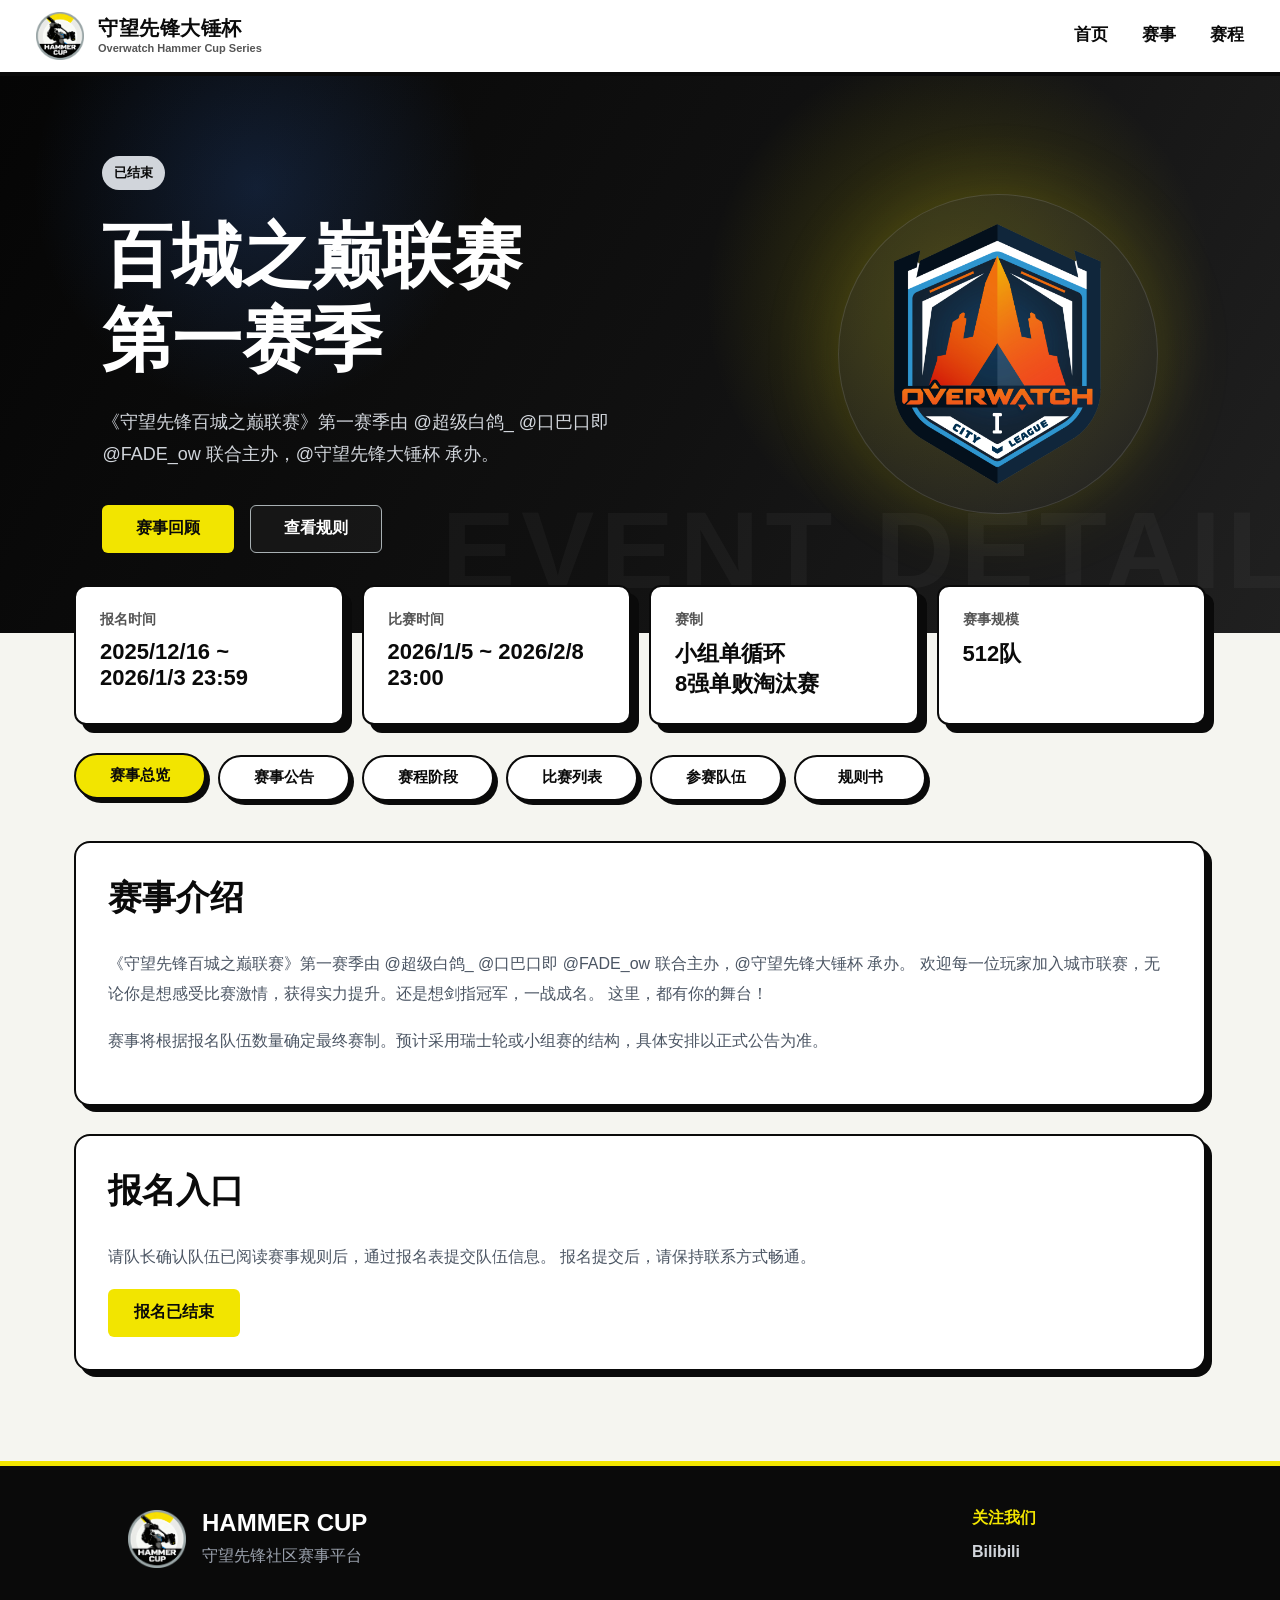
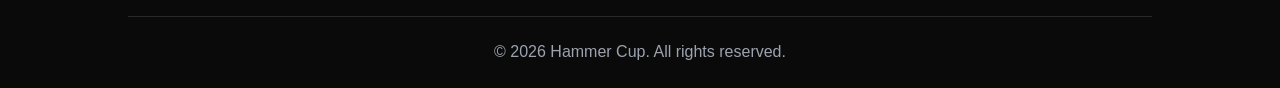
<file: event-cityleague1.html>
<!DOCTYPE html>
<html lang="zh-CN">
<head>
  <meta charset="UTF-8" />
  <meta name="viewport" content="width=device-width, initial-scale=1.0" />
  <title>百城之巅联赛第一赛季</title>
  <link rel="stylesheet" href="style.css" />
  <link rel="stylesheet" href="participants.css" />
</head>
<body data-event-id="city-league-s1">

  <!-- 顶部导航栏 -->
    <header class="navbar">
    <div class="nav-left">
      <img src="Hammer Cup 2025 allmode.png" alt="Hammer Cup Logo" class="nav-logo" />
      <div class="brand-text">
        <span class="brand-main">守望先锋大锤杯</span>
        <span class="brand-sub">Overwatch Hammer Cup Series</span>
      </div>
    </div>

    <nav class="nav-menu">
      <a href="index.html">首页</a>
      <a href="events.html">赛事</a>
      <a href="schedule.html">赛程</a>
    </nav>
  </header>

  <section class="event-detail-hero">
    <div class="event-detail-content">
      <span class="page-tag ended">已结束</span>
      <h1>百城之巅联赛<br>第一赛季</h1>
      <p>
        《守望先锋百城之巅联赛》第一赛季由 @超级白鸽_ @口巴口即 @FADE_ow 联合主办，@守望先锋大锤杯 承办。
      </p>

      <div class="hero-actions">
        <a href="#schedule" class="btn btn-primary">赛事回顾</a>
        <a href="#rules" class="btn btn-secondary">查看规则</a>
      </div>
    </div>

    <div class="event-detail-logo">
      <img src="City League.png" alt="City League Logo" />
    </div>
  </section>

  <section class="event-detail-info">
    <div>
      <span>报名时间</span>
      <strong>2025/12/16 ~ 2026/1/3 23:59</strong>
    </div>
    <div>
      <span>比赛时间</span>
      <strong>2026/1/5 ~ 2026/2/8 23:00</strong>
    </div>
    <div>
      <span>赛制</span>
      <strong>小组单循环<br>8强单败淘汰赛</strong>
    </div>
    <div>
      <span>赛事规模</span>
      <strong>512队</strong>
    </div>
  </section>

  <nav class="event-tabs" data-event-tabs>
    <button class="event-tab active" type="button" data-tab-target="overview">赛事总览</button>
    <button class="event-tab" type="button" data-tab-target="announcement">赛事公告</button>
    <button class="event-tab" type="button" data-tab-target="stages">赛程阶段</button>
    <button class="event-tab" type="button" data-tab-target="matches">比赛列表</button>
    <button class="event-tab" type="button" data-tab-target="participants">参赛队伍</button>
    <button class="event-tab" type="button" data-tab-target="rules">规则书</button>
  </nav>

  <main class="event-detail-layout event-tabbed-layout">
    <section class="event-detail-main">

      <section id="stages" class="event-section bracket-section event-tab-panel" data-tab-panel="stages">
        <div class="section-heading simple-bracket-heading">
          <h2>淘汰赛对阵</h2>
        </div>

        <div class="bracket-scroll">
          <div class="bracket-board" data-bracket-board></div>
        </div>
      </section>

      <section id="overview" class="event-section event-tab-panel is-active" data-tab-panel="overview">
        <h2>赛事介绍</h2>
        <p>
          《守望先锋百城之巅联赛》第一赛季由 @超级白鸽_ @口巴口即 @FADE_ow 联合主办，@守望先锋大锤杯 承办。
          欢迎每一位玩家加入城市联赛，无论你是想感受比赛激情，获得实力提升。还是想剑指冠军，一战成名。
          这里，都有你的舞台！
        </p>
        <p>
          赛事将根据报名队伍数量确定最终赛制。预计采用瑞士轮或小组赛的结构，具体安排以正式公告为准。
        </p>
      </section>

      <section id="matches" class="event-section event-tab-panel" data-tab-panel="matches">
        <h2>赛程安排</h2>
        <div class="schedule-list compact" data-event-matches></div>
      </section>

      <section id="participants" class="event-section event-tab-panel" data-tab-panel="participants">
        <h2>参赛队伍</h2>

        <div class="mini-team-grid participant-team-grid" data-event-participants></div>
      </section>

      <section id="rules" class="event-section event-tab-panel" data-tab-panel="rules">
        <h2>赛事规则</h2>

        <div class="rule-block">
          <h3>一、报名与名单</h3>
          <p>
            队伍须由队长统一提交报名信息。报名信息应真实有效，选手 ID、联系方式与名单提交后，如需修改，须在规定时间内联系赛事组委会。
          </p>
        </div>

        <div class="rule-block">
          <h3>二、比赛赛制</h3>
          <p>
            赛事初步采用小组赛加淘汰赛形式。小组赛阶段通常采用 BO3，淘汰赛阶段采用 8 强单败赛制，八强赛与半决赛为 BO5，总决赛为 BO7，并设置季军赛。
          </p>
        </div>

        <div class="rule-block">
          <h3>三、公平竞赛</h3>
          <p>
            严禁外挂、代打、恶意利用 BUG、消极比赛、恶意辱骂等影响赛事公平与社区环境的行为。
          </p>
        </div>
      </section>

      <section id="rules" class="event-section event-tab-panel" data-tab-panel="announcement">
        <h2>赛事公告</h2>

        <div class="event-news-list" data-event-news-list>  

          <article class="news-card compact-news">
          <span class="news-date">2026.2.8</span>
          <h3>【百城之巅】全国总冠军----温州p6r</h3>
          <p>⚔️ 冠军加冕，温州的荣耀！ ⚔️<br>
          恭喜温州p6r战队，以无可争议的实力，问鼎冠军！战术、操作、意志，我们就是顶峰！下一站，迎接更多挑战！</p>
          </article>

          <article class="news-card compact-news">
          <span class="news-date">2026.2.4</span>
          <h3>全国八强赛公布！</h3>
          <p>2月6日六点钟准时打响第一场比赛！全国冠军将会在这周末内揭晓！<br><br>
          届时也有以下三位解说嘉宾陪伴大家共度美妙比赛夜：<br>
          @超级白鸽_​ @解说小逗​ @o0阳小龙0o​<br><br>
          点击下方直播预约！可以参与由@沙尔曼_ow​ 赞助的战令抽奖！<br><br>
          原定解说嘉宾LIGE因为部分原因无法到场，希望大家谅解！</p>
          </article>

          <article class="news-card compact-news">
            <span class="news-date">2026.1.28</span>
            <h3>【百城之巅】全国赛赛程与解说嘉宾公布！</h3>
            <p>本周周末（1月30日-2月1日）每晚六点将打响全国赛小组赛阶段！<br>
            下周周末（2月6日-2月8日）每晚六点将打响全国赛淘汰赛阶段！<br><br>
            四大赛区，三百多支队伍，两千多名报名选手，角逐整整一月诞生而出的十六支全国赛战队已经蓄势待发，随时准备打响新一轮战斗！<br><br>
            全国赛期间也将为大家邀请到以下四位解说嘉宾共度美妙比赛夜！<br>
            @超级白鸽_​ @陈昭宇Sio​ @o0阳小龙0o​ @OA-LiGe​<br>
            并且将在直播间为大家抽取KOOK、守望先锋虚拟道具，雷柏鼠标、鼠标垫等产品！<br>
            大家敬请期待~</p>
          </article>

          <article class="news-card compact-news collapsible-news">
            <span class="news-date">2026.1.10</span>
            <h3>处罚公告4</h3>

            <div class="news-content">
              <p>关于对参赛选手【宝宝#59288】及所属队伍【连云港沧澜队】处罚决定的公告<br><br>
              致全体《百城之巅》参赛选手与关注者：<br><br>
              为捍卫赛事绝对公平的竞技原则，维护所有参赛者的共同权益，赛事组现就一起已确认的严重违规行为及处罚决定，向全体公示如下：<br><br>

              一、违规事实确认与处罚决定<br>
              经赛事组核查，参赛选手【宝宝#59288】（昵称：橙子）存在明确违规行为。赛事组已获取由官方发出的正式处理邮件，其中明确指出：<br>
              “经过审查，我们发现该账号在游戏过程中开启或使用了未经授权的第三方程序……此行为已经违反《客户端/服务器使用管理规则》。处理措施：账号永久冻结。”<br>
              该邮件内容构成对作弊行为的官方正式认定，证据确凿。<br><br>

              据此，依据《百城之巅赛事规则书》中6.3作弊举报细则，赛事组委会作出最终裁定：<br><br>
              取消选手【宝宝#59288】（橙子）的参赛资格，永久禁止其参与《百城之巅》系列赛事，直至该账号解封为止。<br><br>
              对该选手所属的整支队伍【连云港沧澜队】，执行禁赛处罚。禁赛期将持续至该选手被永久冻结的账号获得官方解封为止。在禁赛期间，该队伍不得以任何形式参加本届赛事后续所有赛程。<br><br>

              二、关于“全队禁赛”处罚依据的说明<br>
              本次处罚与规则书条款完全一致，其核心依据在于：违规性质的严重性与证据的确定性。<br><br>
              性质严重：使用外挂作弊，是破坏竞技游戏根基、践踏所有参赛者努力的最恶劣行为，没有酌情余地。<br><br>
              证据确凿：本次判罚并非基于单方面举报或存疑状态，而是获得了游戏运营方（网易雷火）的官方最终裁定（永久冻结），其结论具备最高权威性，完全满足规则中“被证实”的前提。<br>
              赛事规则中“全队禁赛”的条款，正是为了严惩此类经过确认的、严重破坏公平的恶意行为，以儆效尤，从重维护赛事环境的纯净。<br><br>

              我们深信，公正与诚信是电竞精神的基石。感谢所有恪守规则的参赛队伍共同维护这片来之不易的竞技环境。让我们携手，让比赛结果完全取决于实力与智慧。<br><br>

              《百城之巅》赛事组委会</p>
            </div>

            <button class="news-toggle-btn" type="button" data-toggle-single-news>
              展开全文
            </button>
          </article>

          <article class="news-card compact-news collapsible-news">
            <span class="news-date">2026.1.10</span>
            <h3>处理公告3</h3>

            <div class="news-content">
              <p>关于对【成都耗儿鱼队】选手确认作弊及全队禁赛的最终处罚公告<br><br>
              致全体《百城之巅》参赛选手与关注者：<br>
              天网恢恢，疏而不漏。任何意图玷污竞技公平、践踏所有参赛者努力的行为，无论其如何隐匿与叫嚣，终将在事实与规则面前无所遁形，并招致最严厉的制裁。赛事组委会现就此前已启动调查的严重作弊事件，公布最终裁定。<br><br>
              一、 最终事实确认与性质定性<br>
              针对涉嫌严重违规的参赛队伍【成都耗儿鱼队】及选手 【總之就係非常可愛#5344】 ，赛事组已收到游戏官方（网易雷火）出具的最终邮件审查结论。官方邮件明确指出：<br>
              “经过审查，我们发现该账号在游戏过程中开启或使用了未经授权的第三方程序（外挂）……此行为已违反用户协议。处理措施：账号永久冻结。”<br>
              此邮件是对该选手作弊行为的最终且权威的认定。<br>
              尤为恶劣的是，在事件调查期间，有确凿证据表明，该选手不仅实施作弊，更在外挂相关社群中公然发表 “我杀完了都不知道我开没开”、 “你就看这些脑残有几个看得懂外挂的” 等嚣张言论。此举已非简单的违规，更是对竞技精神的公然蔑视、对全体参赛者及赛事组织方的极端挑衅。<br><br>
              二、 事实说明与最终处罚决定<br>
              在此，赛事组需向全体说明一个关键事实：尽管该队存在选手使用外挂，但其队伍在赛事第一轮比赛中已被对手零封击败。因此，其作弊行为并未能改变比赛进程。<br>
              然而，作弊事实的成立与否，与作弊行为是否成功影响了赛果无关。 基于上述经官方确认的作弊事实及其挑衅言论的恶劣情节，依据《百城之巅赛事规则书》中6.3作弊举报细则，赛事组委会作出最终不可更改的处罚如下：<br>
              对选手【總之就係非常可愛#5344】的处罚：永久取消其《百城之巅》系列赛事参赛资格，列入赛事黑名单。<br>
              对【成都耗儿鱼队】的处罚：即日起，取消该队伍本届赛事全部参赛资格，并予以全队禁赛。禁赛期将持续至该名被永久冻结的作弊选手账号获得官方解封之日为止。禁赛期间，该队伍不得以任何形式（包括更换队员）参加本赛事。<br><br>
              三、 赛事组严正声明与警示<br>
              “结果未遂”不等于“行为无罪”：本次事件再次明确传递一个铁则——赛事对作弊的打击，针对的是“作弊行为”本身，而非仅看其是否“获益”。任何启动外挂的行为，无论输赢，一经查实，均构成最严重的违规。<br>
              以此为鉴，望所有选手恪守诚信。实力与尊严，只在公平的赛场上取得。<br><br>
              《百城之巅》赛事组委会</p>
            </div>
            <button class="news-toggle-btn" type="button" data-toggle-single-news>
              展开全文
            </button>
          </article>

          <article class="news-card compact-news collapsible-news">
            <span class="news-date">2026.1.7</span>
            <h3>处罚公告2</h3>

            <div class="news-content">
              <p>关于对表演赛选手【愿祖国永远昌盛#5632】及同队表演赛未上场选手【Yip1#​5160】及所属队伍处罚决定的公告<br><br>
              致全体《百城之巅》参赛选手与关注者：<br><br>
              为捍卫赛事绝对公平的竞技原则，维护所有参赛者的共同权益，赛事组现就一起已确认的严重违规行为及处罚决定，向全体公示如下：<br><br>

              一、违规事实确认与处罚决定<br>
              经赛事组核查，表演赛参赛选手【愿祖国永远昌盛#5632】（昵称：k3rma）及同队表演赛未上场选手【Yip1#​5160】（昵称：神枪手）存在明确违规行为。赛事组已获取由官方发出的正式处理邮件，其中明确指出：<br>
              “经过审查，我们发现该账号在游戏过程中开启或使用了未经授权的第三方程序……此行为已经违反《客户端/服务器使用管理规则》。处理措施：账号永久冻结。”<br>
              该邮件内容构成对作弊行为的官方正式认定，证据确凿。<br><br>

              据此，依据《百城之巅赛事规则书》中6.3作弊举报细则，赛事组委会作出最终裁定：<br><br>
              取消选手【愿祖国永远昌盛#5632】（k3rma）、【Yip1#​5160】（神枪手）的参赛资格，永久禁止其参与《百城之巅》系列赛事，直至相关账号解封为止。<br><br>
              对这两位选手所属的整支队伍【温州企鹅队】，执行禁赛处罚。禁赛期将持续至相关被永久冻结的账号获得官方解封为止。在禁赛期间，该队伍不得以任何形式参加本届赛事后续所有赛程。<br><br>

              二、关于“全队禁赛”处罚依据的说明<br>
              本次处罚与规则书条款完全一致，其核心依据在于：违规性质的严重性与证据的确定性。<br><br>
              性质严重：使用外挂作弊，是破坏竞技游戏根基、践踏所有参赛者努力的最恶劣行为，没有酌情余地。<br><br>
              证据确凿：本次判罚并非基于单方面举报或存疑状态，而是获得了游戏运营方（网易雷火）的官方最终裁定（永久冻结），其结论具备最高权威性，完全满足规则中“被证实”的前提。<br>
              赛事规则中“全队禁赛”的条款，正是为了严惩此类经过确认的、严重破坏公平的恶意行为，以儆效尤，从重维护赛事环境的纯净。<br><br>

              其中【愿祖国永远昌盛#5632】（k3rma）选手账号被禁用事宜，赛事组实际已于1月6日下午收到通知并作出处理。因在本公告发布前一直未能获取邮件内容，故公告发布有所延后。现证据确凿，特此公告说明。<br><br>

              《百城之巅》赛事组委会</p>
            </div>

            <button class="news-toggle-btn" type="button" data-toggle-single-news>
              展开全文
            </button>
          </article>

          <article class="news-card compact-news collapsible-news">
            <span class="news-date">2026.1.7</span>
            <h3>处罚公告</h3>

            <div class="news-content">
              <p>关于对表演赛选手【Yet1#5949】及所属队伍处罚决定的公告<br><br>
              致全体《百城之巅》参赛选手与关注者：<br><br>
              为捍卫赛事绝对公平的竞技原则，维护所有参赛者的共同权益，赛事组现就一起已确认的严重违规行为及处罚决定，向全体公示如下：<br><br>

              一、违规事实确认与处罚决定<br>
              经赛事组核查并收到多方举报，表演赛参赛选手【Yet1#5949】（昵称：MOONLIGHT）存在明确违规行为。赛事组已获取由官方发出的正式处理邮件，其中明确指出：<br>
              “经过审查，我们发现该账号在游戏过程中开启或使用了未经授权的第三方程序……此行为已经违反《客户端/服务器使用管理规则》。处理措施：账号永久冻结。”<br>
              该邮件内容构成对作弊行为的官方正式认定，证据确凿。<br><br>

              据此，依据《百城之巅赛事规则书》中6.3作弊举报细则，赛事组委会作出最终裁定：<br><br>
              取消选手【Yet1#5949】（MOONLIGHT）的参赛资格，永久禁止其参与《百城之巅》系列赛事，直至该账号解封为止。<br><br>
              对该选手所属的整支队伍，执行禁赛处罚。禁赛期将持续至该选手被永久冻结的账号获得官方解封为止。在禁赛期间，该队伍不得以任何形式参加本届赛事后续所有赛程。<br><br>

              二、关于“全队禁赛”处罚依据的说明<br>
              本次处罚与规则书条款完全一致，其核心依据在于：违规性质的严重性与证据的确定性。<br><br>
              性质严重：使用外挂作弊，是破坏竞技游戏根基、践踏所有参赛者努力的最恶劣行为，没有酌情余地。<br><br>
              证据确凿：本次判罚并非基于单方面举报或存疑状态，而是获得了游戏运营方（网易暴雪）的官方最终裁定（永久冻结），其结论具备最高权威性。结合赛事组收到的多方指证，已形成完整、无可辩驳的证据链，完全满足规则中“被证实”的前提。<br>
              赛事规则中“全队禁赛”的条款，正是为了严惩此类经过确认的、严重破坏公平的恶意行为，以儆效尤，从重维护赛事环境的纯净。<br><br>

              三、对全体参赛队伍的郑重提醒<br>
              严格审核对手名单：在每场比赛开始前，请大家务必核对对方出场队员的完整战网ID（含数字编号），确保其与赛事组公示的《队伍大名单》完全一致。任何不符，应立即提出。<br><br>
              零容忍态度：赛事组对作弊行为持零容忍态度。我们鼓励并保护任何实名或匿名的、基于事实的合理举报，并将穷尽一切可行渠道进行核查。一旦查实，必将依据规则顶格处理，绝不姑息。<br><br>

              《百城之巅》赛事组委会</p>
            </div>

            <button class="news-toggle-btn" type="button" data-toggle-single-news>
              展开全文
            </button>
          </article>

          <article class="news-card compact-news">
            <span class="news-date">2025.12.17</span>
            <h3>奖金、奖项变动通知</h3>
            <p>在比赛宣传开始的三天内，我们收到了多方奖金、奖品方面的大力支持。<br>
            赞助人有：网易雷火、Milk Tea战队、时澪Tilinme 、沐涵<br>
            他们的支持让整个赛事焕发活力，奖金大幅度增加！<br>
            冠军奖金上调5500元！<br>
            亚、季、殿军奖金各上调1000元！<br>
            新增明日之星、女性选手、参与奖，具体奖项情况请看海报。<br>
            让我们比赛见！<br>
            再次感谢赞助支持@守望先锋​ @TeamMilkTea​ @时澪Tilinme​</p>
          </article>

          <article class="news-card compact-news">
            <span class="news-date">2025.12.16</span>
            <h3>感谢@TeamMilkTea​ 为百城之巅再添一奖！</h3>
            <p>他们将为全体参赛选手送出十张Milk Tea鼠标垫，报名参加即可获得抽奖资格！<br>
            具体抽奖方式请进入官方群内获知：153188948 <br>
            感谢Milk Tea的大力支持，在此鸣谢！<br>
            让我们一起铸造，下一片星辰。</p>
          </article>

          <article class="news-card compact-news">
            <span class="news-date">2025.12.15</span>
            <h3>感谢网易雷火对比赛的大力支持</h3>
            <p>网易雷火为社区赛事注入10000元+直播时游戏内虚拟道具抽取<br>
            他们的这笔资金将全额报销超级白鸽、口巴口即、FADE三人原本为爱发电注入的赛事奖金，为民间社区赛事大大增加动力。<br>
            谢谢官方对社区赛事的支持！<br>
            让我们一起铸造，下一片星辰。</p>
          </article>

          <article class="news-card compact-news">
            <span class="news-date">2025.12.15</span>
            <h3>感谢沐涵为赛事注入燃料，8000元！</h3>
            <p>按照赞助人要求，其中4000元计入新增奖项：明日之星（20岁以下表现优异的小将可以申请获得，具体奖励获得方式报名群内公布）<br>
            3500将计入冠军奖金,500用作赛事宣发。<br>
            也就是说我们现在总奖池来到3w元，冠军奖金8500元！<br>
            希望能有更多的人参加比赛，也希望能有更多的后起之秀，在这场比赛内被大家认识。<br>
            守望先锋永远离不开这份热爱，非常感谢大家愿意为了CNOW付出发电，在此鸣谢！
            （百城之巅S1赛季至此不再接受任何个人形式的赞助，谢谢大家！）</p>
          </article>

          <article class="news-card compact-news">
            <span class="news-date">2025.12.14</span>
            <h3>感谢@时澪Tilinme​ 为赛事注入重要燃料，10000元！</h3>
            <p>其中9000将计入总奖金池,1000用作赛事宣发。<br>
            计入总奖池的9000元将分作两部分使用<br>
            1.第一到第四名每队将提高1000元的奖金金额，共计4000元<br>
            2.开设新奖项，在比赛内表现优秀的20岁以下小将/女性选手可以平分5000元奖金，具体获奖指标流程待后续公布。<br>
            非常感谢大家愿意为了CNOW付出发电，在此鸣谢！</p>
          </article>

        </div>

        <button class="view-all-matches" type="button" data-toggle-event-news>
          查看所有公告
        </button>
      </section>

      
      <section id="register" class="event-section event-tab-panel is-active" data-tab-panel="overview">
        <h2>报名入口</h2>
        <p>
          请队长确认队伍已阅读赛事规则后，通过报名表提交队伍信息。
          报名提交后，请保持联系方式畅通。
        </p>

        <a class="btn btn-primary" href="#" aria-disabled="true">
          报名已结束
        </a>
      </section>

    </section>

  </main>

    <footer class="footer">
    <div class="footer-brand">
      <img src="Hammer Cup 2025 allmode.png" alt="Hammer Cup Logo" />
      <div>
        <strong>HAMMER CUP</strong>
        <p>守望先锋社区赛事平台</p>
      </div>
    </div>

    <div class="footer-social">
      <h4>关注我们</h4>
      <a href="https://space.bilibili.com/3546747374668505" target="_blank" rel="noopener noreferrer">Bilibili</a>
    </div>

    <div class="footer-bottom">
      <p>© 2026 Hammer Cup. All rights reserved.</p>
    </div>
  </footer>
  <script src="data.js"></script>
  <script src="main.js"></script>
  <script src="bracket.js"></script>
</body>
</html>
</file>
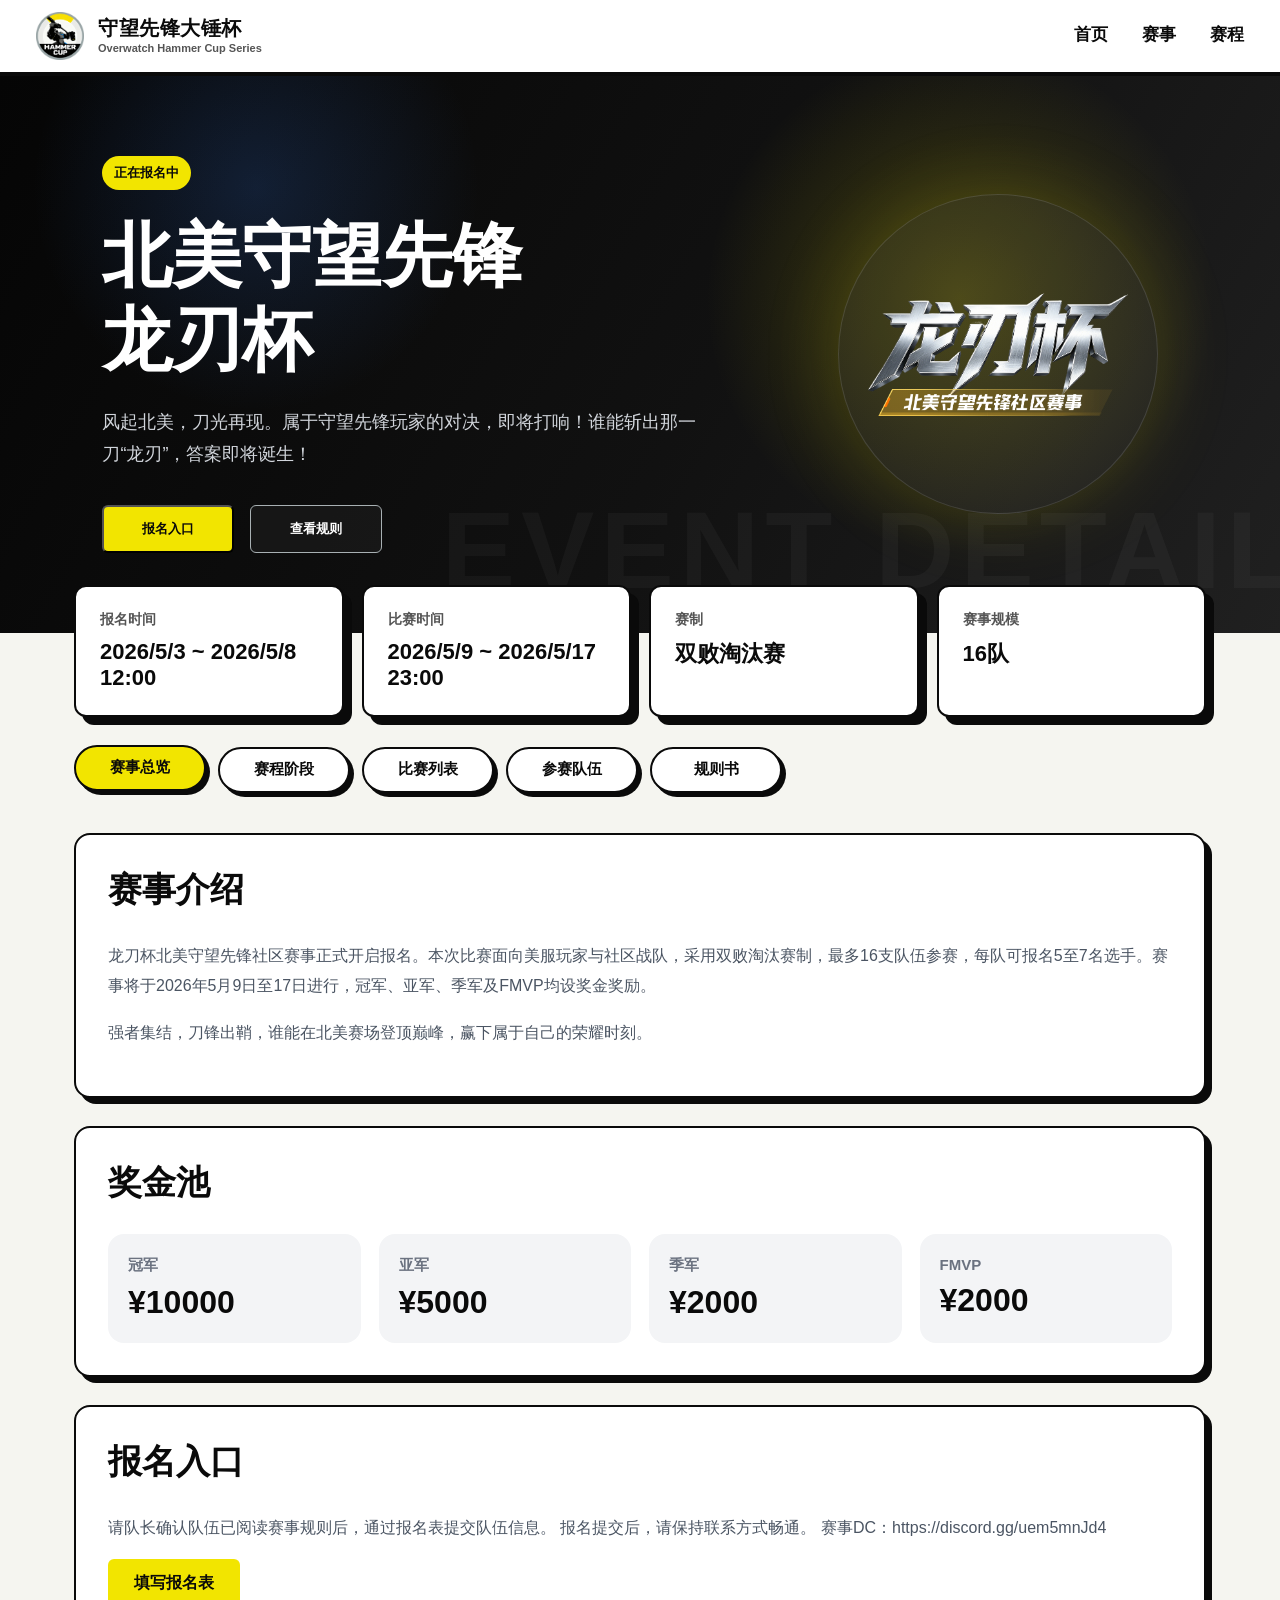
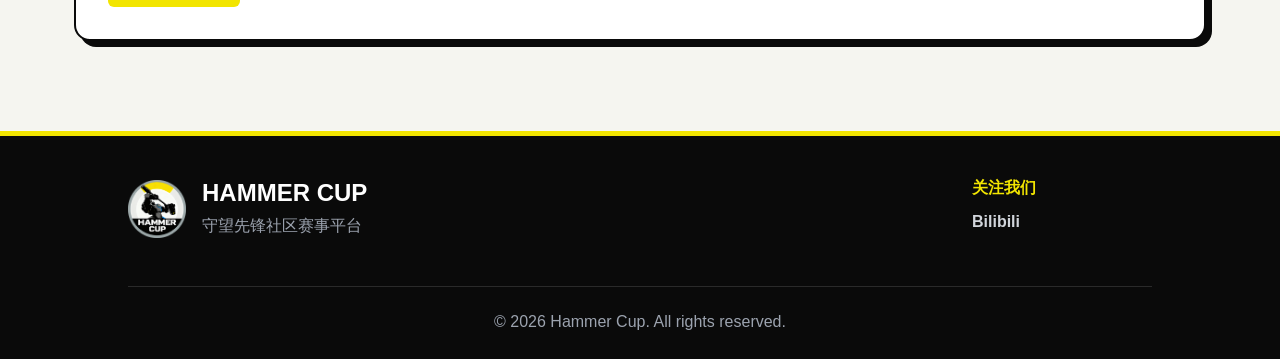
<file: event-dragonbladecup.html>
<!DOCTYPE html>
<html lang="zh-CN">
<head>
  <meta charset="UTF-8" />
  <meta name="viewport" content="width=device-width, initial-scale=1.0" />
  <title>北美守望先锋龙刃杯</title>
  <link rel="stylesheet" href="style.css" />
  <link rel="stylesheet" href="participants.css" />
</head>
<body data-event-id="dragonblade-cup">

  <!-- 顶部导航栏 -->
    <header class="navbar">
    <div class="nav-left">
      <img src="Hammer Cup 2025 allmode.png" alt="Hammer Cup Logo" class="nav-logo" />
      <div class="brand-text">
        <span class="brand-main">守望先锋大锤杯</span>
        <span class="brand-sub">Overwatch Hammer Cup Series</span>
      </div>
    </div>

    <nav class="nav-menu">
      <a href="index.html">首页</a>
      <a href="events.html">赛事</a>
      <a href="schedule.html">赛程</a>
    </nav>
  </header>

  <section class="event-detail-hero">
    <div class="event-detail-content">
      <span class="page-tag open">正在报名中</span>
      <h1>北美守望先锋<br>龙刃杯</h1>
      <p>
        风起北美，刀光再现。属于守望先锋玩家的对决，即将打响！谁能斩出那一刀“龙刃”，答案即将诞生！
      </p>

      <div class="hero-actions">
        <button class="btn btn-primary" type="button" data-hero-tab="overview" data-scroll-target="register">
          报名入口
        </button>

        <button class="btn btn-secondary" type="button" data-hero-tab="rules">
          查看规则
        </button>
      </div>
    </div>

    <div class="event-detail-logo">
      <img src="eventlogos/dragonblade-cup-logo.png" alt="Dragonblade Cup Logo" />
    </div>
  </section>

  <section class="event-detail-info">
    <div>
      <span>报名时间</span>
      <strong>2026/5/3 ~ 2026/5/8 12:00</strong>
    </div>
    <div>
      <span>比赛时间</span>
      <strong>2026/5/9 ~ 2026/5/17 23:00</strong>
    </div>
    <div>
      <span>赛制</span>
      <strong>双败淘汰赛</strong>
    </div>
    <div>
      <span>赛事规模</span>
      <strong>16队</strong>
    </div>
  </section>

  <nav class="event-tabs" data-event-tabs>
    <button class="event-tab active" type="button" data-tab-target="overview">赛事总览</button>
    <button class="event-tab" type="button" data-tab-target="stages">赛程阶段</button>
    <button class="event-tab" type="button" data-tab-target="matches">比赛列表</button>
    <button class="event-tab" type="button" data-tab-target="participants">参赛队伍</button>
    <button class="event-tab" type="button" data-tab-target="rules">规则书</button>
  </nav>

  <main class="event-detail-layout event-tabbed-layout">
    <section class="event-detail-main">

      <section id="stages" class="event-section bracket-section event-tab-panel" data-tab-panel="stages">
        <div class="section-heading simple-bracket-heading">
          <h2>淘汰赛对阵</h2>
        </div>

        <div class="bracket-scroll">
          <div class="bracket-board" data-bracket-board></div>
        </div>
      </section>

      <section id="overview" class="event-section event-tab-panel is-active" data-tab-panel="overview">
        <h2>赛事介绍</h2>
        <p>
          龙刀杯北美守望先锋社区赛事正式开启报名。本次比赛面向美服玩家与社区战队，采用双败淘汰赛制，最多16支队伍参赛，每队可报名5至7名选手。赛事将于2026年5月9日至17日进行，冠军、亚军、季军及FMVP均设奖金奖励。
        </p>
        <p>
          强者集结，刀锋出鞘，谁能在北美赛场登顶巅峰，赢下属于自己的荣耀时刻。
        </p>
      </section>

      <section id="matches" class="event-section event-tab-panel" data-tab-panel="matches">
        <h2>赛程安排</h2>
        <div class="schedule-list compact" data-event-matches></div>
      </section>

      <section id="participants" class="event-section event-tab-panel" data-tab-panel="participants">
        <h2>参赛队伍</h2>

        <div class="mini-team-grid participant-team-grid" data-event-participants></div>
      </section>

      <section id="rules" class="event-section event-tab-panel" data-tab-panel="rules">
        <h2>赛事规则</h2>

        <a class="btn btn-primary" href="//docs.google.com/document/d/10VrEL3baf7pLLq9gRXR9YsYqZuP9xvIgRBvsxlpzJL8/edit?usp=sharing" aria-disabled="false">
          点击查看规则书
        </a>

      </section>

      <section id="prizepool" class="event-section event-tab-panel is-active" data-tab-panel="overview">
        <h2>奖金池</h2>

        <div class="prize-grid">
          <div class="prize-card">
            <span>冠军</span>
            <strong>¥10000</strong>
          </div>

          <div class="prize-card">
            <span>亚军</span>
            <strong>¥5000</strong>
          </div>

          <div class="prize-card">
            <span>季军</span>
            <strong>¥2000</strong>
          </div>

          <div class="prize-card">
            <span>FMVP</span>
            <strong>¥2000</strong>
          </div>
        </div>
      </section>
      
      <section id="register" class="event-section event-tab-panel is-active" data-tab-panel="overview">
        <h2>报名入口</h2>
        <p>
          请队长确认队伍已阅读赛事规则后，通过报名表提交队伍信息。
          报名提交后，请保持联系方式畅通。
          赛事DC：https://discord.gg/uem5mnJd4
        </p>

        <a class="btn btn-primary" href="//wj.qq.com/s2/26526226/w0dc/" aria-disabled="false">
          填写报名表
        </a>
      </section>

    </section>

  </main>

    <footer class="footer">
    <div class="footer-brand">
      <img src="Hammer Cup 2025 allmode.png" alt="Hammer Cup Logo" />
      <div>
        <strong>HAMMER CUP</strong>
        <p>守望先锋社区赛事平台</p>
      </div>
    </div>

    <div class="footer-social">
      <h4>关注我们</h4>
      <a href="//space.bilibili.com/3546747374668505" target="_blank" rel="noopener noreferrer">Bilibili</a>
    </div>

    <div class="footer-bottom">
      <p>© 2026 Hammer Cup. All rights reserved.</p>
    </div>
  </footer>
  <script src="data.js"></script>
  <script src="main.js"></script>
  <script src="bracket.js"></script>
</body>
</html>
</file>
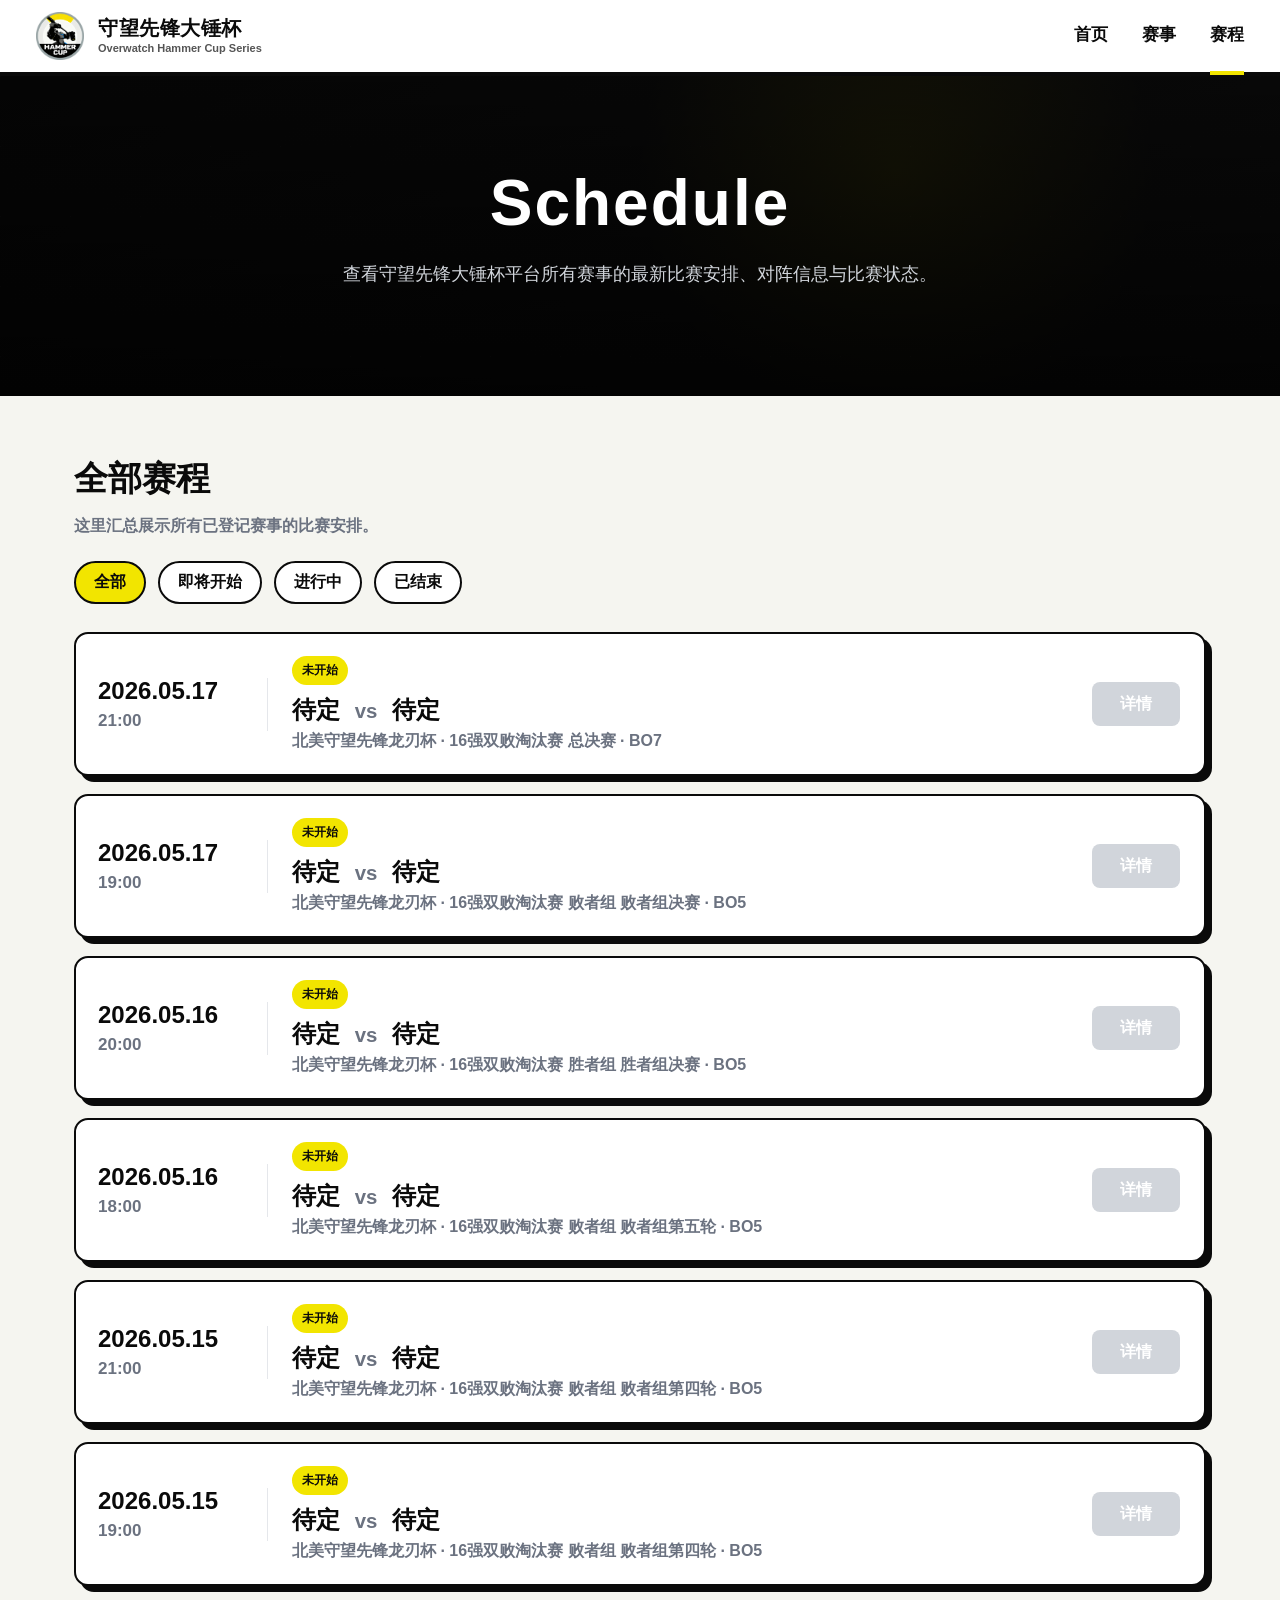
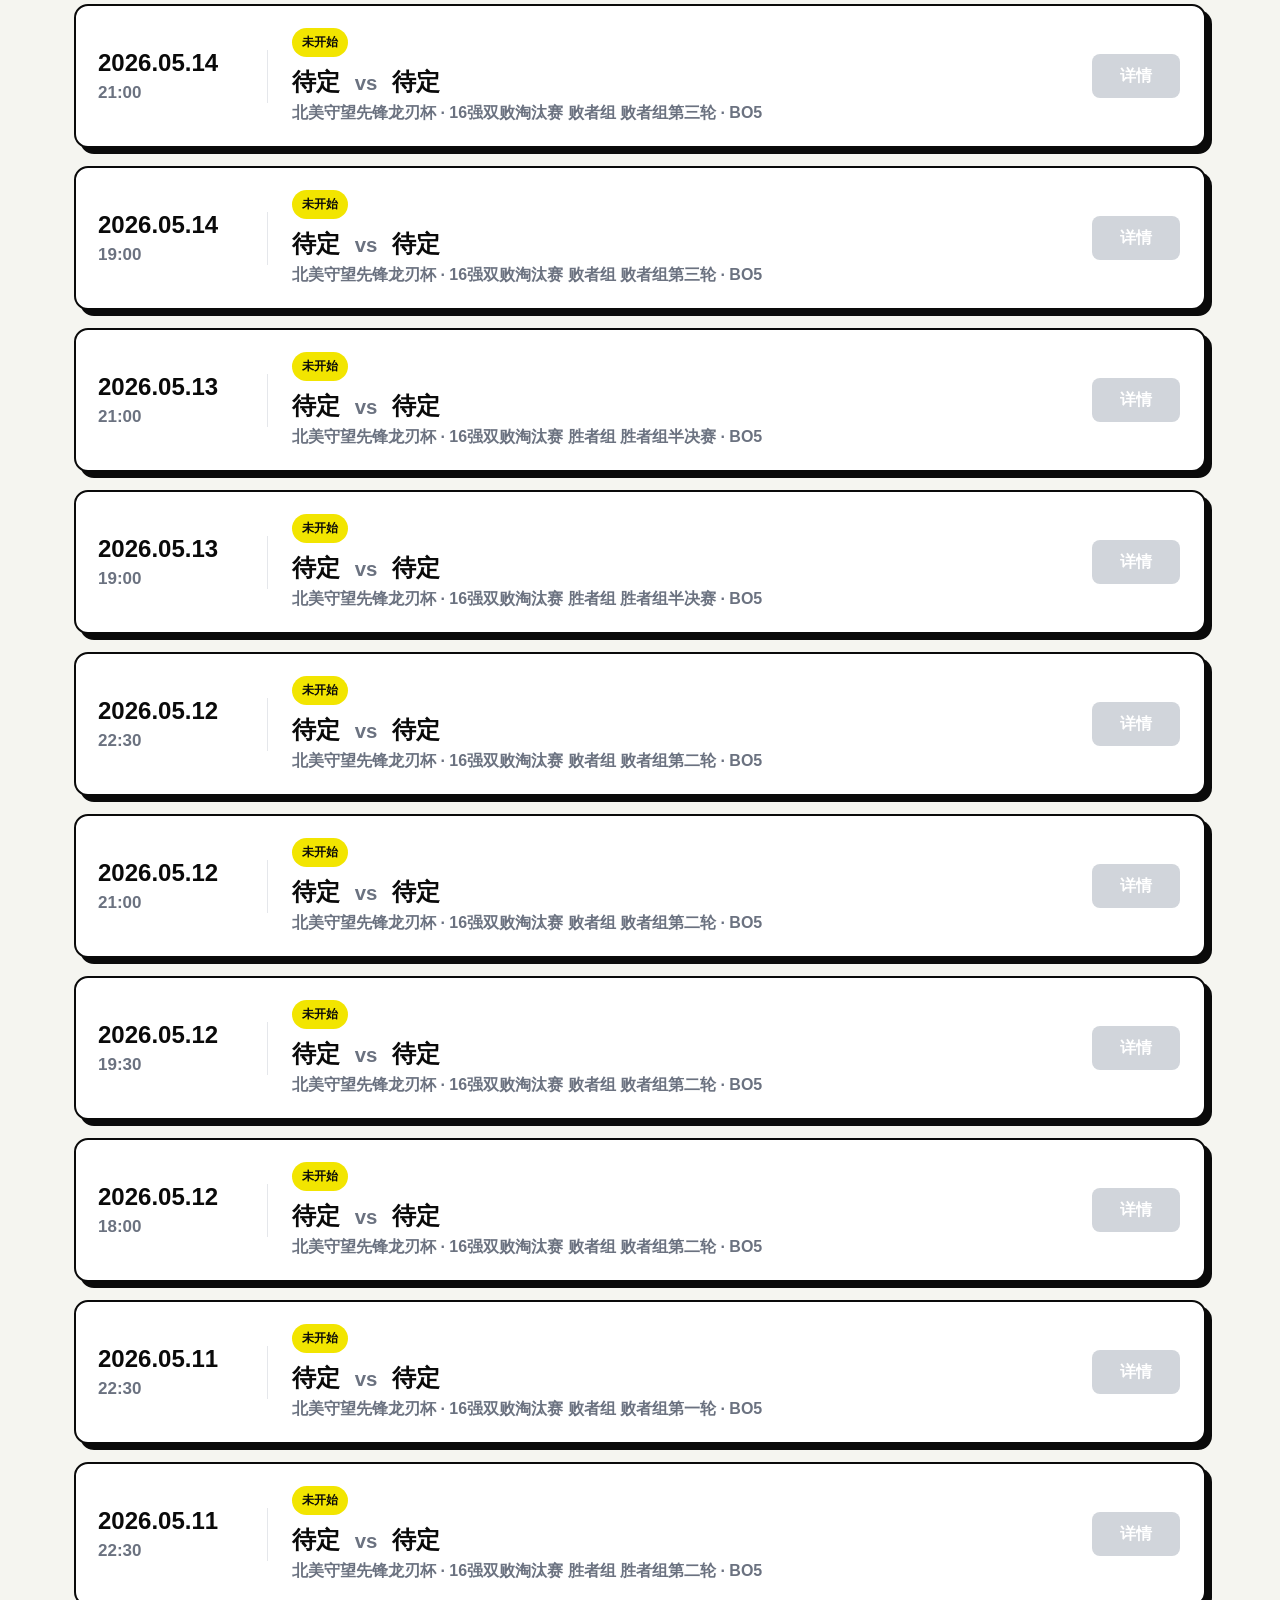
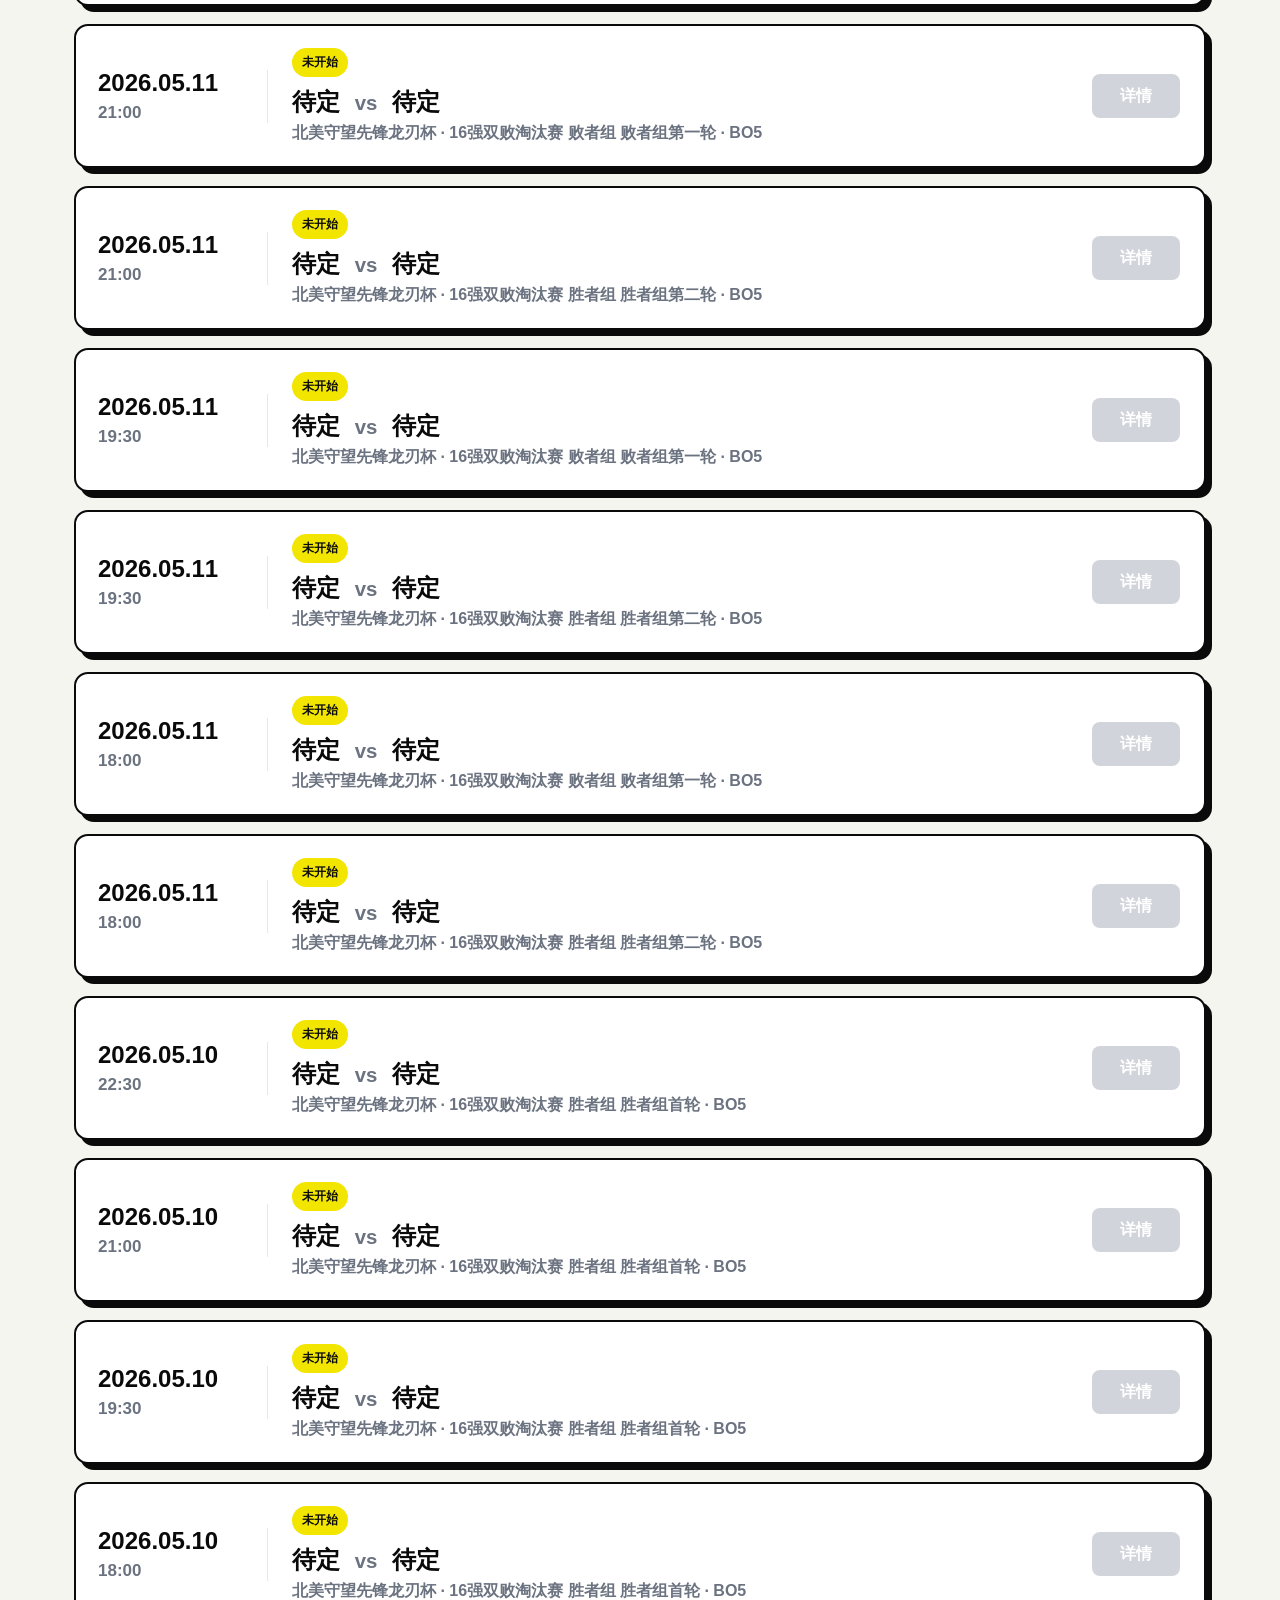
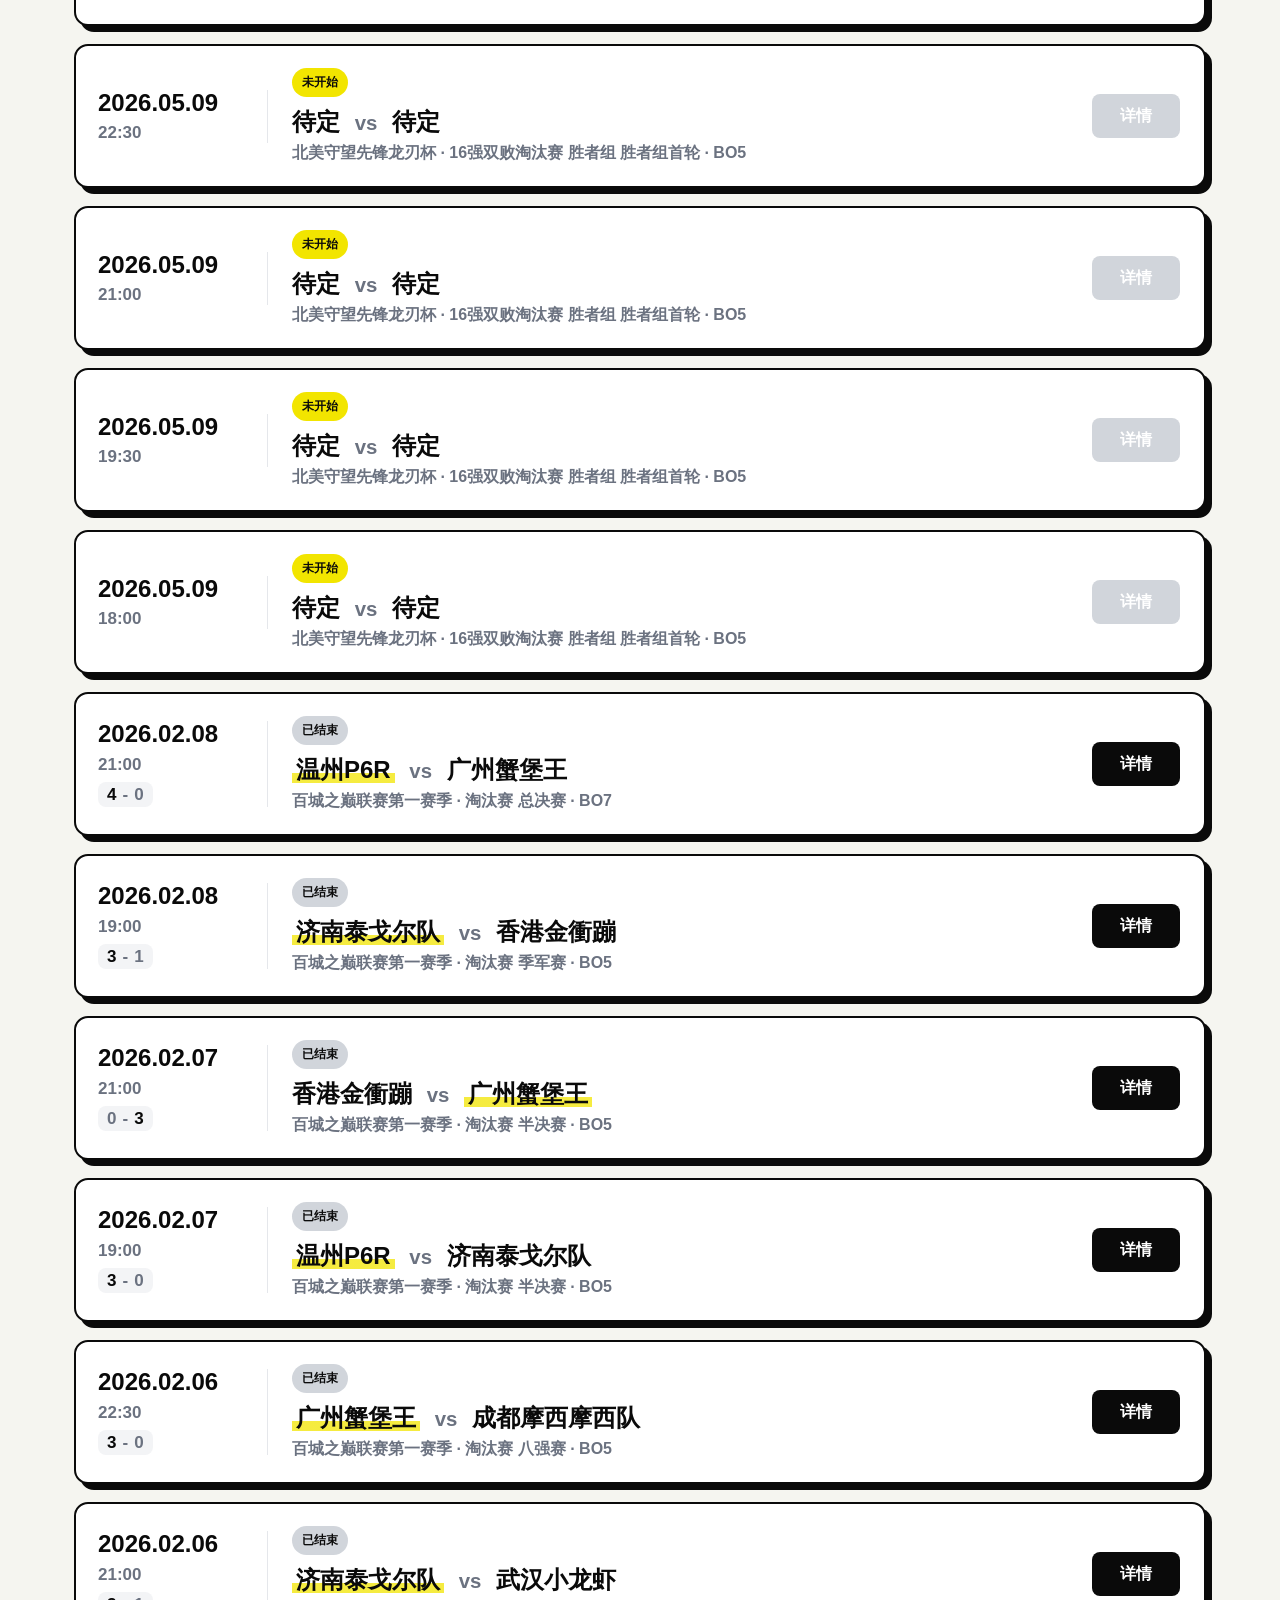
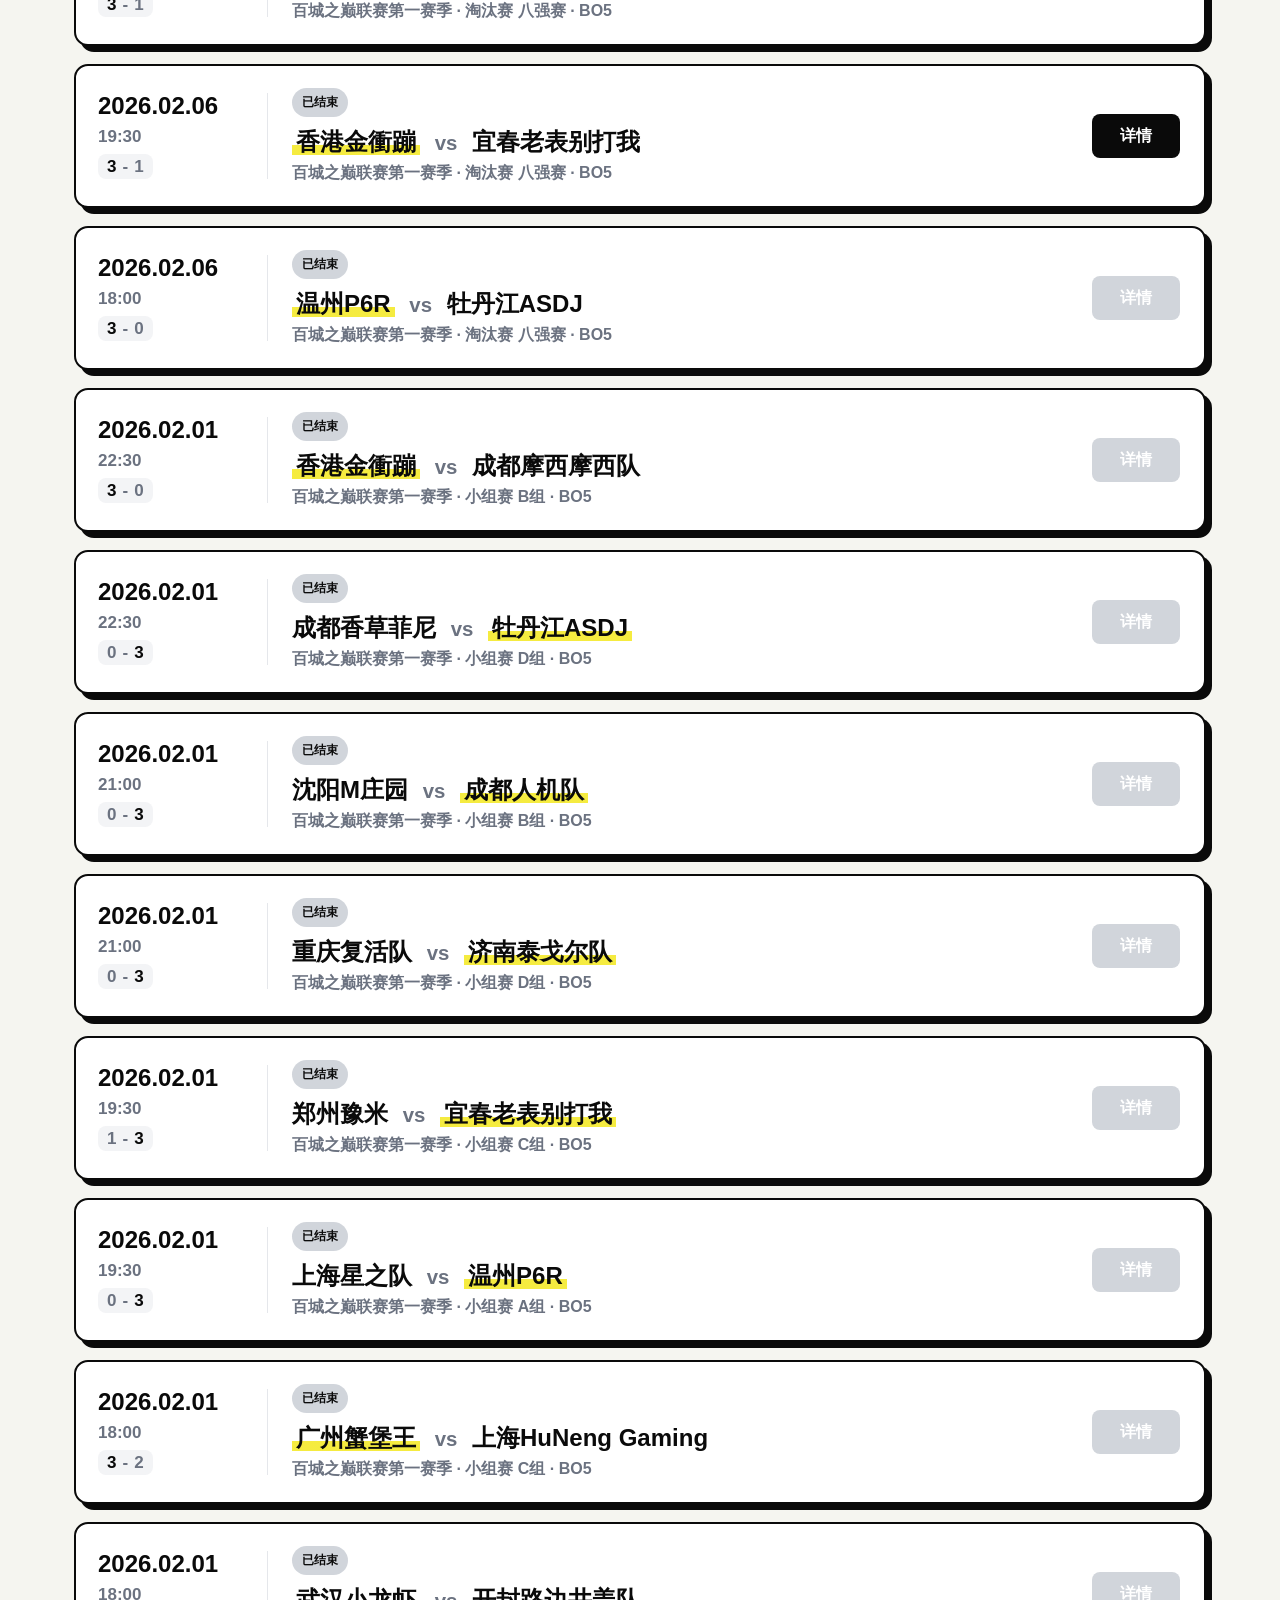
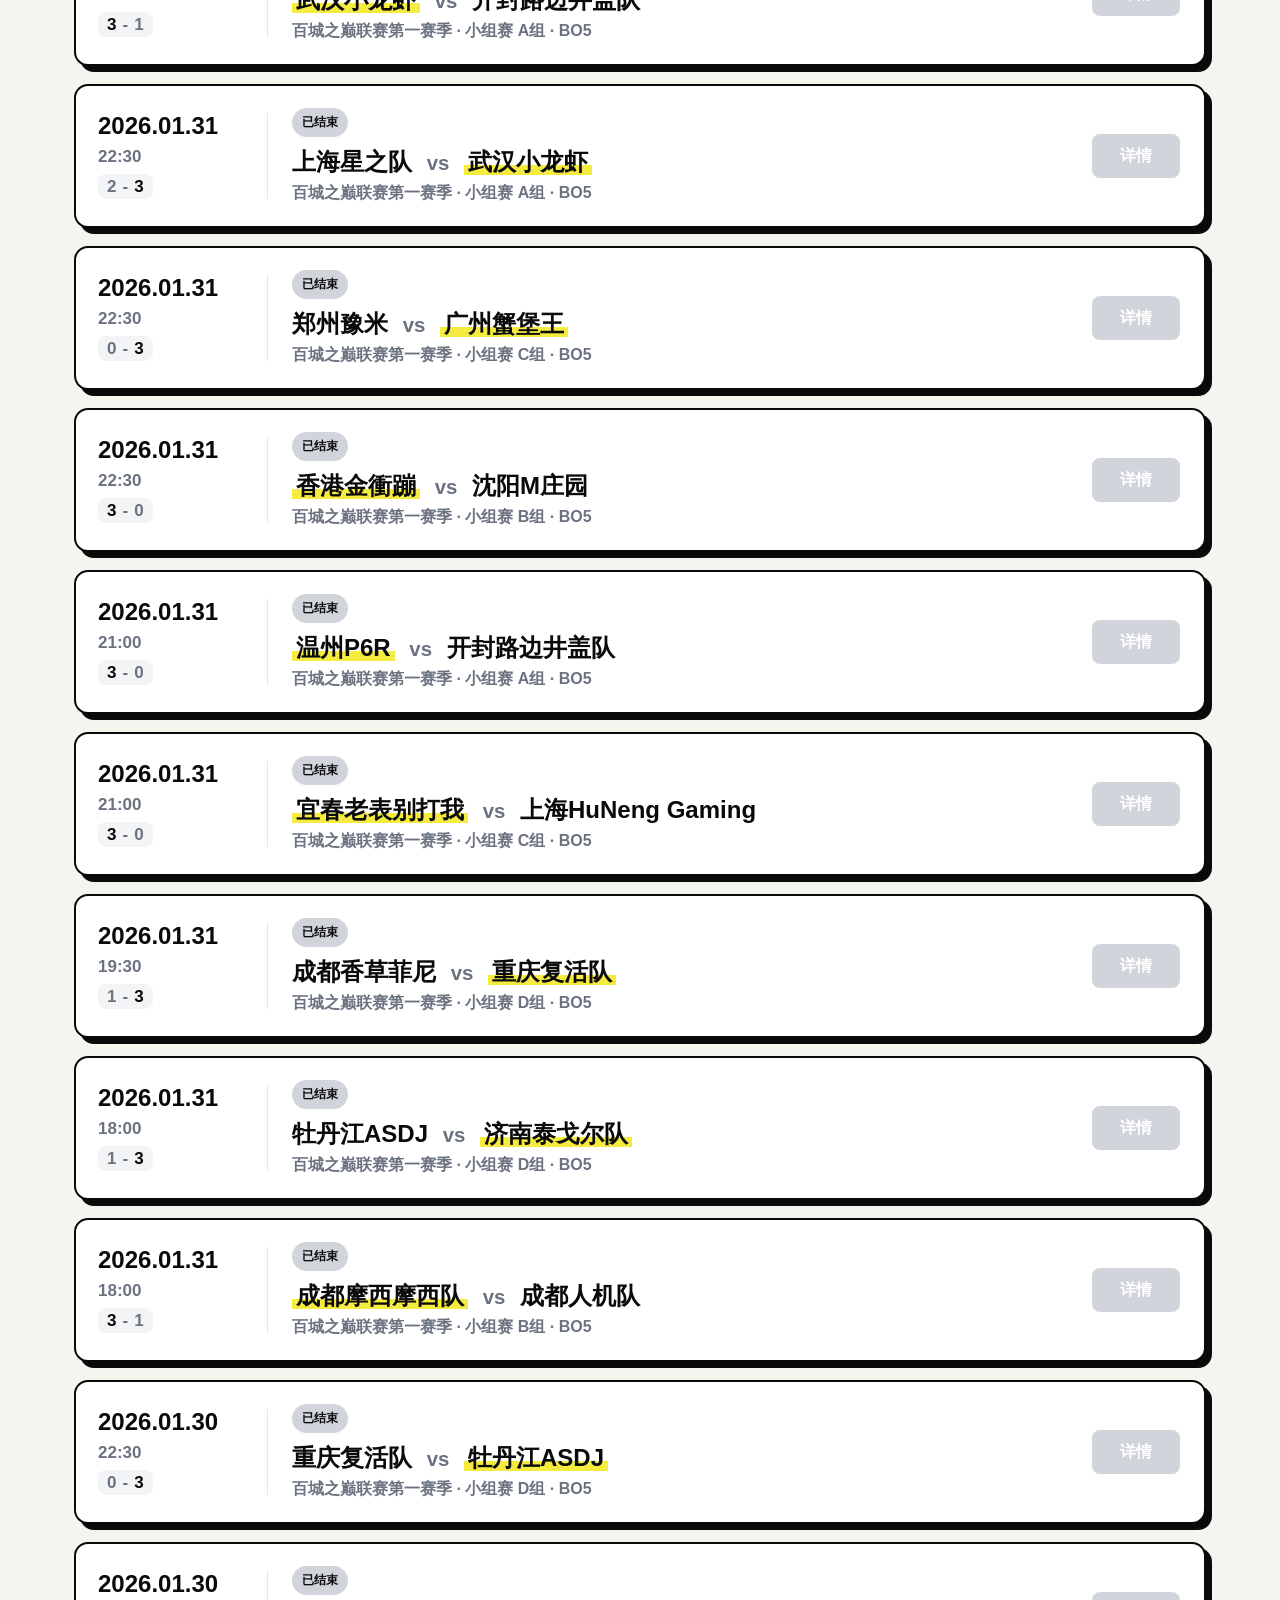
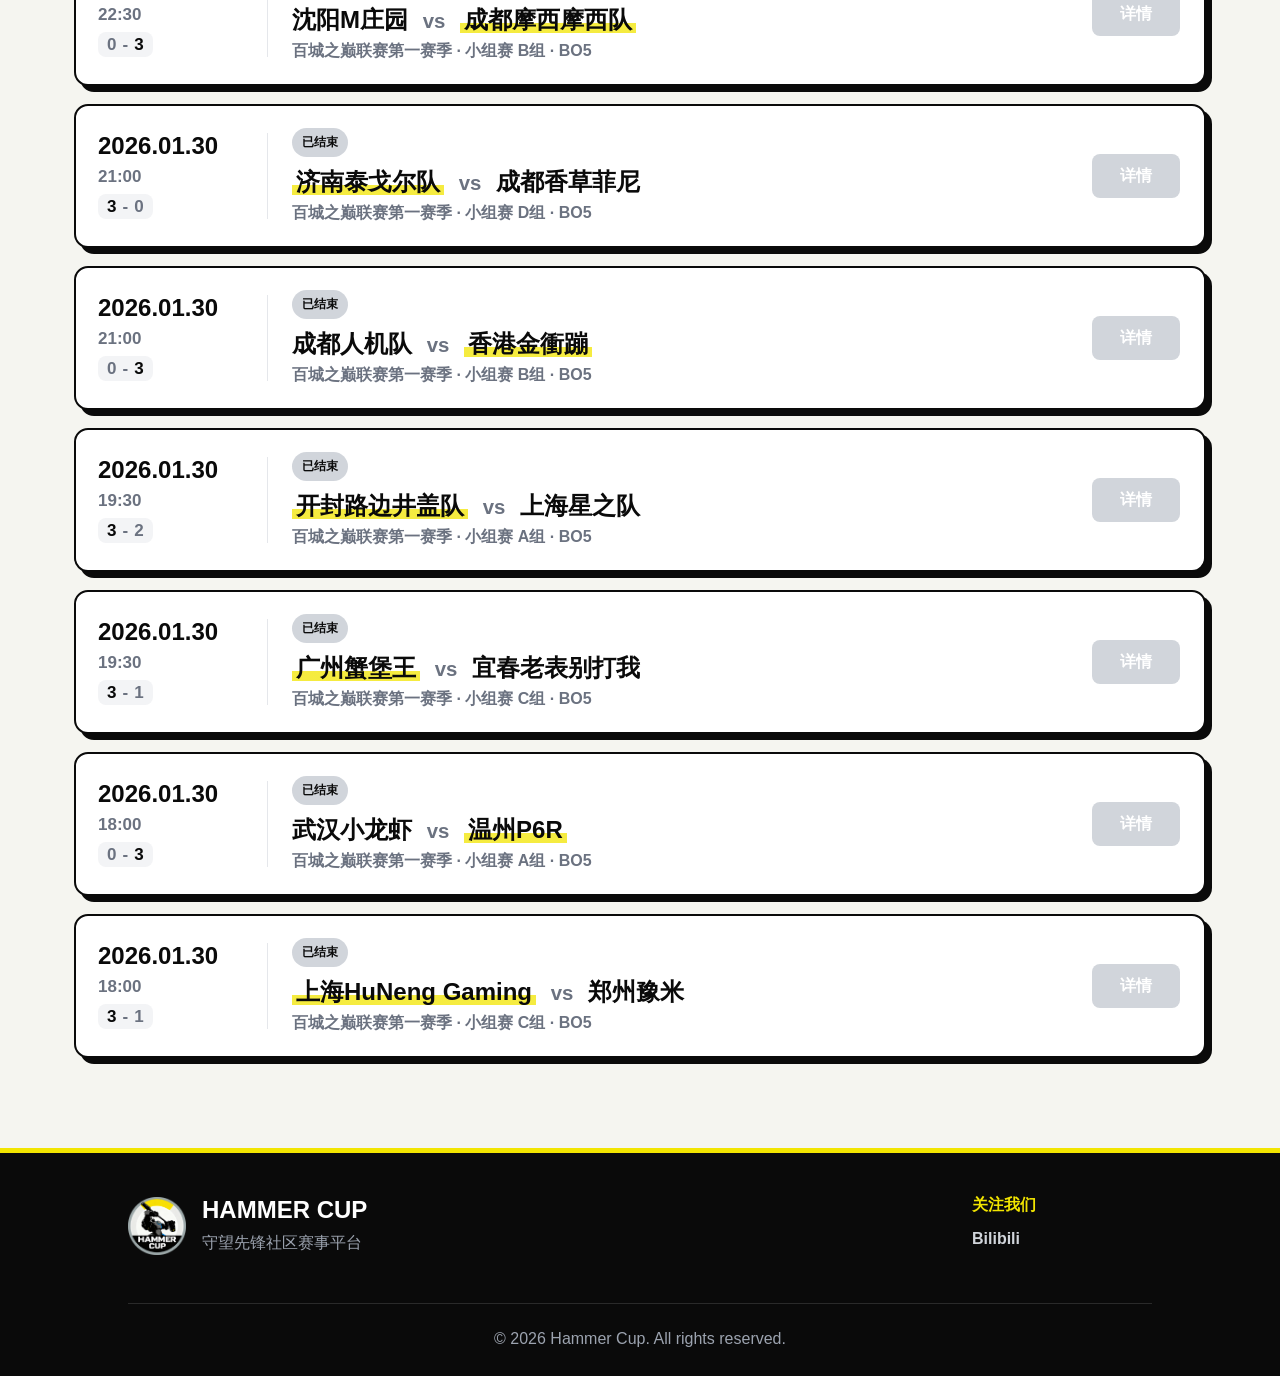
<file: schedule.html>
<!DOCTYPE html>
<html lang="zh-CN">
<head>
  <meta charset="UTF-8" />
  <meta name="viewport" content="width=device-width, initial-scale=1.0" />
  <title>赛程 | 守望先锋大锤杯</title>
  <link rel="stylesheet" href="style.css" />
</head>
<body>

  <header class="navbar">
    <div class="nav-left">
      <img src="Hammer Cup 2025 allmode.png" alt="Hammer Cup Logo" class="nav-logo" />
      <div class="brand-text">
        <span class="brand-main">守望先锋大锤杯</span>
        <span class="brand-sub">Overwatch Hammer Cup Series</span>
      </div>
    </div>

    <nav class="nav-menu">
      <a href="index.html">首页</a>
      <a href="events.html">赛事</a>
      <a href="schedule.html" class="active">赛程</a>
    </nav>
  </header>

  <section class="page-hero">
    <h1>Schedule</h1>
    <p>查看守望先锋大锤杯平台所有赛事的最新比赛安排、对阵信息与比赛状态。</p>
  </section>

  <main class="page-container">
    <div class="section-heading events-heading">
      <div>
        <h2>全部赛程</h2>
        <p>这里汇总展示所有已登记赛事的比赛安排。</p>
      </div>
    </div>

    <div class="event-filter-bar" data-schedule-filters>
      <button class="filter-pill active" type="button" data-filter="all">全部</button>
      <button class="filter-pill" type="button" data-filter="upcoming">即将开始</button>
      <button class="filter-pill" type="button" data-filter="live">进行中</button>
      <button class="filter-pill" type="button" data-filter="finished">已结束</button>
    </div>

    <div class="schedule-list" data-schedule-list></div>
  </main>

  <footer class="footer">
    <div class="footer-brand">
      <img src="Hammer Cup 2025 allmode.png" alt="Hammer Cup Logo" />
      <div>
        <strong>HAMMER CUP</strong>
        <p>守望先锋社区赛事平台</p>
      </div>
    </div>

    <div class="footer-social">
      <h4>关注我们</h4>
      <a href="//space.bilibili.com/3546747374668505" target="_blank" rel="noopener noreferrer">Bilibili</a>
    </div>

    <div class="footer-bottom">
      <p>© 2026 Hammer Cup. All rights reserved.</p>
    </div>
  </footer>

  <script src="data.js"></script>
  <script src="main.js"></script>
</body>
</html>
</file>
<file: style.css>
/* =========================================================
   Hammer Cup / Event Site Stylesheet
   Cleaned version: base → layout → modules → bracket → responsive
   ========================================================= */

/* ========== 01. Design Tokens ========== */
:root {
  --black: #0a0a0a;
  --white: #ffffff;
  --page-bg: #f5f5f0;
  --surface: #ffffff;
  --surface-soft: #f8fafc;
  --surface-muted: #f3f4f6;

  --text-main: #0a0a0a;
  --text-invert: #ffffff;
  --text-soft: #d1d5db;
  --text-muted: #6b7280;
  --text-light: #9ca3af;

  --accent: #f2e500;
  --accent-hover: #e8d90c;
  --border: #a8b0b3;
  --border-light: #e5e7eb;

  --radius-sm: 6px;
  --radius-md: 8px;
  --radius-lg: 12px;
  --radius-xl: 14px;
  --radius-2xl: 16px;
  --radius-pill: 999px;

  --shadow-hard-sm: 3px 3px 0 var(--black);
  --shadow-hard-md: 4px 4px 0 var(--black);
  --shadow-hard-lg: 6px 6px 0 var(--black);
  --shadow-hard-xl: 8px 8px 0 var(--black);
  --shadow-soft: 0 18px 36px rgba(0, 0, 0, 0.08);

  --container: 1180px;

  /* Legacy aliases: keep these so older CSS/inline code will not break. */
  --bg: var(--black);
  --text: var(--text-invert);
  --text-muted-old: var(--text-light);
  --white-bg: var(--page-bg);
}

/* ========== 02. Base ========== */
* {
  box-sizing: border-box;
}

html {
  scroll-behavior: smooth;
}

body {
  margin: 0;
  font-family: Arial, "Microsoft YaHei", "PingFang SC", sans-serif;
  background: var(--page-bg);
  color: var(--text-invert);
}

a {
  color: inherit;
  text-decoration: none;
}

button {
  font-family: inherit;
}

img {
  max-width: 100%;
}

/* ========== 03. Navbar ========== */
.navbar {
  height: 76px;
  padding: 0 36px;
  background: var(--white);
  color: var(--black);
  display: flex;
  align-items: center;
  justify-content: space-between;
  border-bottom: 4px solid var(--black);
  position: sticky;
  top: 0;
  z-index: 50;
}

.nav-left {
  display: flex;
  align-items: center;
  gap: 14px;
}

.nav-logo {
  width: 48px;
  height: 48px;
  object-fit: contain;
}

.brand-text {
  display: flex;
  flex-direction: column;
  justify-content: center;
  line-height: 1.2;
}

.brand-main {
  margin-bottom: 3px;
  font-size: 20px;
  line-height: 1.1;
  font-weight: 900;
  letter-spacing: 0.5px;
}

.brand-sub {
  color: #555;
  font-size: 11px;
  line-height: 1.2;
  font-weight: 700;
}

.nav-menu {
  display: flex;
  gap: 34px;
}

.nav-menu a {
  color: var(--black);
  font-size: 17px;
  font-weight: 800;
  padding: 25px 0;
  border-bottom: 4px solid transparent;
}

.nav-menu a:hover,
.nav-menu a.active {
  border-bottom-color: var(--accent);
}

/* ========== 04. Buttons / Small Components ========== */
.btn,
.card-link,
.mini-btn,
.view-all-matches,
.news-toggle-btn,
.filter-pill {
  display: inline-flex;
  align-items: center;
  justify-content: center;
  font-weight: 900;
  cursor: pointer;
}

.btn {
  min-width: 132px;
  height: 48px;
  padding: 0 24px;
  border-radius: var(--radius-sm);
  transition: 0.2s;
}

.btn-primary {
  background: var(--accent);
  color: var(--black);
}

.btn-primary:hover {
  background: var(--accent-hover);
  transform: translateY(-2px);
}

.btn-secondary {
  border: 1px solid var(--border);
  color: var(--white);
  background: rgba(255, 255, 255, 0.04);
}

.btn-secondary:hover {
  border-color: var(--accent);
  color: var(--accent);
}

.card-link {
  width: 120px;
  height: 44px;
  padding: 0 18px;
  color: var(--black);
  background: var(--accent);
  border-radius: var(--radius-sm);
  text-align: center;
}

.card-link:hover,
.mini-btn:hover,
.view-all-matches:hover,
.news-toggle-btn:hover {
  background: var(--accent);
  color: var(--black);
}

.mini-btn {
  width: 88px;
  height: 44px;
  background: var(--black);
  color: var(--white);
  border-radius: var(--radius-md);
  text-align: center;
  font-size: 16px;
}

.view-all-matches,
.news-toggle-btn {
  background: var(--black);
  color: var(--white);
  border: none;
  border-radius: var(--radius-md);
}

.view-all-matches {
  width: fit-content;
  margin-top: 18px;
  padding: 12px 18px;
  font-size: 15px;
}

.news-toggle-btn {
  margin-top: 12px;
  padding: 10px 14px;
}

.filter-pill {
  background: var(--white);
  color: var(--black);
  border: 2px solid var(--black);
  padding: 9px 18px;
  border-radius: var(--radius-pill);
  font-size: 16px;
  box-shadow: none;
}

.filter-pill:hover,
.filter-pill.active {
  background: var(--accent);
}

.muted-link {
  background: #d1d5db;
}

/* ========== 05. Hero ========== */
.hero,
.event-detail-hero {
  position: relative;
  overflow: hidden;
  color: var(--white);
  background:
    radial-gradient(circle at 75% 40%, rgba(242, 229, 0, 0.22), transparent 25%),
    radial-gradient(circle at 20% 20%, rgba(59, 130, 246, 0.18), transparent 20%),
    linear-gradient(120deg, #050505 0%, #111111 55%, #202020 100%);
}

.hero {
  min-height: 540px;
  display: flex;
  align-items: center;
  justify-content: center;
  gap: 110px;
  padding: 70px 8%;
}

.hero::before {
  content: "";
  position: absolute;
  inset: 0;
  background-image:
    linear-gradient(135deg, rgba(255,255,255,0.06) 1px, transparent 1px),
    linear-gradient(45deg, rgba(255,255,255,0.04) 1px, transparent 1px);
  background-size: 80px 80px;
  opacity: 0.35;
}

.hero::after {
  content: "HAMMER CUP";
  position: absolute;
  right: -30px;
  bottom: 10px;
  font-size: 120px;
  font-weight: 900;
  color: rgba(255, 255, 255, 0.035);
  letter-spacing: 8px;
  pointer-events: none;
}

.hero-content {
  position: relative;
  z-index: 2;
  max-width: 560px;
  flex: 0 0 560px;
}

.hero h1 {
  margin: 0;
  font-size: 88px;
  line-height: 0.92;
  font-weight: 900;
  letter-spacing: 3px;
}

.hero h1 span {
  color: var(--accent);
}

.hero-subtitle {
  margin-top: 24px;
  font-size: 26px;
  font-weight: 800;
}

.hero-desc {
  max-width: 620px;
  color: var(--text-soft);
  line-height: 1.8;
  font-size: 17px;
}

.hero-actions {
  margin-top: 34px;
  display: flex;
  gap: 16px;
}

.hero-logo-wrap,
.event-detail-logo {
  position: relative;
  z-index: 2;
  border-radius: 50%;
  background: rgba(255, 255, 255, 0.04);
  border: 1px solid rgba(255,255,255,0.12);
  display: flex;
  align-items: center;
  justify-content: center;
  box-shadow: 0 0 80px rgba(242, 229, 0, 0.15);
}

.hero-logo-wrap {
  width: 360px;
  height: 360px;
}

.hero-logo {
  width: 310px;
  height: 310px;
  object-fit: contain;
}

/* ========== 06. Shared Layout ========== */
.main-layout,
.event-detail-layout {
  max-width: var(--container);
  margin-left: auto;
  margin-right: auto;
  padding: 0 24px;
  color: var(--black);
}

.main-layout {
  margin-bottom: 80px;
  display: grid;
  grid-template-columns: 1fr 340px;
  gap: 28px;
}

.section-heading,
.panel-heading {
  display: flex;
  align-items: center;
  justify-content: space-between;
  margin-bottom: 22px;
}

.section-heading h2,
.panel-heading h2 {
  margin: 0;
  font-size: 34px;
  font-weight: 900;
}

.section-heading a,
.panel-heading a {
  color: var(--black);
  font-weight: 900;
}

.section-heading a:hover,
.panel-heading a:hover {
  color: var(--accent);
}

.page-container {
  max-width: var(--container);
  margin: 0 auto;
  padding: 60px 24px 90px;
  color: var(--black);
}

.page-hero {
  min-height: 320px;
  padding: 90px 24px;
  text-align: center;
  color: var(--white);
  background:
    linear-gradient(rgba(0, 0, 0, 0.72), rgba(0, 0, 0, 0.9)),
    radial-gradient(circle at 70% 30%, rgba(242, 229, 0, 0.2), transparent 28%),
    linear-gradient(135deg, #111111, #1f1f1f);
  position: relative;
  overflow: hidden;
}

.page-hero::after {
  content: "";
  position: absolute;
  inset: 0;
  background-image: linear-gradient(135deg, rgba(255,255,255,0.05) 1px, transparent 1px);
  background-size: 70px 70px;
  opacity: 0.25;
}

.page-hero h1,
.page-hero p {
  position: relative;
  z-index: 2;
}

.page-hero h1 {
  margin: 0;
  font-size: 64px;
  font-weight: 900;
  letter-spacing: 2px;
}

.page-hero p {
  margin: 18px auto 0;
  max-width: 720px;
  color: var(--text-soft);
  font-size: 18px;
  line-height: 1.8;
}

.page-tag {
  display: inline-block;
  background: var(--accent);
  color: var(--black);
  padding: 8px 12px;
  border-radius: var(--radius-pill);
  font-size: 13px;
  font-weight: 900;
}

.page-tag.preparing {
  background: #dbeafe;
}

.page-tag.ended {
  background: #d1d5db;
}

.empty-state {
  background: var(--white);
  border: 2px solid var(--black);
  border-radius: var(--radius-xl);
  box-shadow: var(--shadow-hard-lg);
  padding: 32px;
  text-align: center;
}

.empty-state h3 {
  margin: 0 0 10px;
  font-size: 26px;
  font-weight: 900;
}

.empty-state p {
  margin: 0;
  color: var(--text-muted);
  font-weight: 700;
}

/* ========== 07. Home Stats ========== */
.info-strip {
  max-width: var(--container);
  margin: -48px auto 36px;
  padding: 0 24px;
  display: grid;
  grid-template-columns: repeat(4, 1fr);
  gap: 18px;
  position: relative;
  z-index: 5;
}

.info-card {
  background: var(--white);
  color: var(--black);
  padding: 18px 22px;
  min-height: 132px;
  border-radius: var(--radius-lg);
  border: 2px solid var(--black);
  box-shadow: 7px 7px 0 var(--black);
}

.info-card span {
  display: block;
  color: #555;
  font-size: 13px;
  font-weight: 800;
  margin-bottom: 8px;
}

.info-card strong {
  display: block;
  font-size: 20px;
  font-weight: 900;
  margin-bottom: 8px;
}

.info-card p {
  margin: 0;
  color: #4b5563;
  font-size: 13px;
  line-height: 1.5;
  font-weight: 700;
}

.platform-cards {
  align-items: stretch;
}

.platform-card {
  display: block;
  min-height: 132px;
  transition: 0.18s ease;
}

.platform-card:hover {
  transform: translateY(-4px);
  background: var(--accent);
}

.platform-card:hover span,
.platform-card:hover strong,
.platform-card:hover p {
  color: var(--black);
}

/* ========== 08. Tournament Cards ========== */
.tournament-grid {
  display: grid;
  grid-template-columns: repeat(2, 1fr);
  gap: 24px;
}

.tournament-card {
  background: var(--white);
  border-radius: var(--radius-xl);
  overflow: hidden;
  border: 1px solid var(--border-light);
  box-shadow: var(--shadow-soft);
  display: flex;
  flex-direction: column;
}

.card-banner {
  height: 225px;
  position: relative;
  background:
    linear-gradient(120deg, rgba(0,0,0,0.9), rgba(0,0,0,0.65)),
    radial-gradient(circle at 75% 40%, rgba(242, 229, 0, 0.35), transparent 28%),
    linear-gradient(135deg, #111111, #272727);
  background-size: cover;
  background-position: center;
  background-repeat: no-repeat;
  border-bottom: 5px solid var(--accent);
}

.card-banner.secondary {
  border-bottom-color: #bfc6c9;
}

.card-banner::after {
  content: "";
  position: absolute;
  inset: 0;
  background:
    radial-gradient(circle at 80% 20%, rgba(242, 229, 0, 0.16), transparent 28%),
    linear-gradient(to bottom, rgba(0,0,0,0.05), rgba(0,0,0,0.25));
  pointer-events: none;
}

.status-tag,
.banner-text {
  z-index: 2;
}

.status-tag {
  position: absolute;
  top: 18px;
  right: 18px;
  background: var(--accent);
  color: var(--black);
  padding: 8px 12px;
  border-radius: var(--radius-pill);
  font-size: 13px;
  font-weight: 900;
}

.status-tag.gray {
  background: #d1d5db;
}

.status-tag.small {
  position: static;
  display: inline-block;
  font-size: 12px;
  padding: 6px 10px;
}

.banner-text {
  position: absolute;
  left: 24px;
  right: 24px;
  bottom: 24px;
  color: var(--white);
}

.banner-text span {
  color: var(--accent);
  font-weight: 900;
  letter-spacing: 1px;
  font-size: 14px;
}

.cover-title-en {
  margin: 8px 0 0;
  font-size: 38px;
  line-height: 1.25;
  font-weight: 900;
  letter-spacing: 0.5px;
  color: var(--white);
}

.card-body {
  padding: 22px;
  display: flex;
  flex-direction: column;
  flex: 1;
}

.card-body h3 {
  margin: 0 0 12px;
  font-size: 23px;
  font-weight: 900;
}

.card-body p {
  color: #4b5563;
  line-height: 1.7;
  margin-bottom: 18px;
}

.card-meta {
  display: flex;
  flex-direction: column;
  gap: 8px;
  color: #111827;
  font-weight: 800;
  font-size: 14px;
  margin-top: auto;
  margin-bottom: 20px;
}

/* ========== 09. Home Schedule Panel ========== */
.schedule-panel {
  background: var(--white);
  border-radius: var(--radius-xl);
  padding: 24px;
  align-self: start;
  border: 1px solid var(--border-light);
  box-shadow: var(--shadow-soft);
}

.match-card {
  background: var(--surface-soft);
  border-radius: var(--radius-lg);
  padding: 22px;
  border: 1px solid var(--border-light);
  text-align: center;
}

.match-card + .match-card {
  margin-top: 16px;
}

.match-stage {
  font-weight: 900;
  color: #111827;
  margin-bottom: 8px;
}

.match-event-title {
  color: var(--text-muted);
  font-weight: 800;
  font-size: 13px;
  margin-bottom: 10px;
}

.match-date {
  margin-bottom: 22px;
  display: flex;
  flex-direction: column;
  align-items: center;
  gap: 4px;
}

.match-date span {
  color: var(--text-muted);
  font-weight: 800;
  font-size: 14px;
}

.match-date strong {
  color: var(--black);
  font-size: 18px;
  font-weight: 900;
}

.match-teams {
  display: grid;
  grid-template-columns: 1fr 80px 1fr;
  align-items: center;
  gap: 14px;
}

.team {
  display: flex;
  flex-direction: column;
  align-items: center;
  gap: 7px;
  font-weight: 800;
  font-size: 13px;
}

.team-logo {
  width: 52px;
  height: 52px;
  border-radius: 50%;
  background: var(--black);
  color: var(--accent);
  display: flex;
  align-items: center;
  justify-content: center;
  font-weight: 900;
  border: 3px solid var(--accent);
}

.match-time strong {
  display: block;
  font-size: 22px;
}

.match-time span {
  color: var(--text-muted);
  font-weight: 800;
}

.notice-box {
  margin-top: 22px;
  padding: 20px;
  background: var(--black);
  color: var(--white);
  border-radius: var(--radius-lg);
  border-left: 6px solid var(--accent);
}

.notice-box h3 {
  margin-top: 0;
}

.notice-box p {
  color: var(--text-soft);
  line-height: 1.7;
}

/* ========== 10. Schedule Rows ========== */
.schedule-list {
  display: flex;
  flex-direction: column;
  gap: 18px;
}

.schedule-row {
  background: var(--white);
  border: 2px solid var(--black);
  box-shadow: var(--shadow-hard-lg);
  border-radius: var(--radius-xl);
  padding: 22px;
  display: grid;
  grid-template-columns: 170px 1fr 90px;
  align-items: center;
  gap: 24px;
}

.schedule-list.compact .schedule-row {
  box-shadow: none;
  border: 1px solid var(--border-light);
}

.schedule-date {
  min-width: 0;
  border-right: 1px solid var(--border-light);
  padding-right: 20px;
}

.schedule-date strong {
  display: block;
  font-size: 24px;
  line-height: 1.1;
  font-weight: 900;
  color: var(--black);
  margin-bottom: 8px;
}

.schedule-time {
  color: var(--text-muted);
  font-size: 17px;
  font-weight: 900;
  line-height: 1.1;
}

.schedule-score {
  display: inline-flex;
  align-items: center;
  gap: 6px;
  margin-top: 8px;
  padding: 4px 9px;
  background: var(--surface-muted);
  border-radius: var(--radius-md);
  color: var(--text-muted);
  font-size: 17px;
  font-weight: 900;
  line-height: 1;
}

.schedule-score .winner {
  color: var(--black);
  font-weight: 900;
}

.schedule-info h3 {
  margin: 10px 0 6px;
  font-size: 24px;
  line-height: 1.25;
  font-weight: 900;
}

.schedule-info p,
.schedule-row-full .schedule-info p {
  margin: 0;
  color: var(--text-muted);
  font-weight: 700;
}

.match-winner {
  color: var(--black);
  background: linear-gradient(transparent 62%, rgba(242, 229, 0, 0.75) 62%);
  padding: 0 4px;
}

.versus {
  color: var(--text-muted);
  margin: 0 8px;
  font-size: 0.85em;
}

/* ========== 11. Teams ========== */
.team-grid,
.mini-team-grid {
  display: grid;
  gap: 22px;
}

.team-grid {
  grid-template-columns: repeat(4, 1fr);
}

.mini-team-grid {
  grid-template-columns: repeat(3, 1fr);
}

.team-card,
.mini-team-card {
  background: var(--white);
  border-radius: var(--radius-xl);
  text-align: center;
}

.team-card {
  border: 2px solid var(--black);
  box-shadow: var(--shadow-hard-lg);
  padding: 28px;
}

.mini-team-card {
  background: var(--surface-muted);
  padding: 22px;
}

.team-badge {
  width: 74px;
  height: 74px;
  margin: 0 auto 18px;
  border-radius: 50%;
  background: var(--black);
  color: var(--accent);
  border: 4px solid var(--accent);
  display: flex;
  align-items: center;
  justify-content: center;
  font-size: 26px;
  font-weight: 900;
}

.mini-team-card .team-badge {
  width: 58px;
  height: 58px;
  font-size: 20px;
}

.team-card h3,
.mini-team-card h3 {
  margin: 0 0 10px;
  font-size: 24px;
  font-weight: 900;
}

.mini-team-card h3 {
  margin: 10px 0 4px;
}

.team-card p {
  color: var(--text-muted);
}

.team-card span {
  font-weight: 900;
}

/* ========== 12. News / Rules ========== */
.news-list {
  display: flex;
  flex-direction: column;
  gap: 22px;
}

.news-card,
.rule-block {
  background: var(--white);
  border-radius: var(--radius-xl);
}

.news-card {
  padding: 28px;
  border: 2px solid var(--black);
  box-shadow: var(--shadow-hard-lg);
}

.news-date {
  display: inline-block;
  color: var(--black);
  background: var(--accent);
  padding: 6px 10px;
  border-radius: var(--radius-pill);
  font-weight: 900;
  font-size: 13px;
}

.news-card h2 {
  font-size: 28px;
  margin: 18px 0 12px;
  font-weight: 900;
}

.news-card p,
.news-card a,
.rule-block p {
  line-height: 1.8;
}

.news-card p,
.rule-block p {
  color: #4b5563;
}

.news-card a {
  color: var(--black);
  font-weight: 900;
  border-bottom: 3px solid var(--accent);
}

.compact-news {
  box-shadow: none;
  border: 1px solid var(--border-light);
  margin-bottom: 16px;
}

.compact-news h3 {
  margin: 16px 0 8px;
  font-size: 22px;
}

.rule-block {
  border-left: 8px solid var(--accent);
  padding: 28px;
  margin-bottom: 24px;
  box-shadow: 0 14px 30px rgba(0,0,0,0.08);
}

.rule-block h2,
.rule-block h3 {
  margin-top: 0;
  font-size: 26px;
  font-weight: 900;
}

.collapsible-news .news-content {
  max-height: 220px;
  overflow: hidden;
  position: relative;
}

.collapsible-news .news-content::after {
  content: "";
  position: absolute;
  left: 0;
  right: 0;
  bottom: 0;
  height: 48px;
  background: linear-gradient(to bottom, rgba(255,255,255,0), var(--white));
  pointer-events: none;
}

.collapsible-news.expanded .news-content {
  max-height: none;
}

.collapsible-news.expanded .news-content::after {
  display: none;
}

/* ========== 13. Events Page ========== */
.event-filter-bar {
  display: flex;
  flex-wrap: wrap;
  gap: 12px;
  margin-bottom: 28px;
}

.platform-event-grid {
  display: grid;
  grid-template-columns: 1fr;
  gap: 28px;
}

.platform-event-card {
  display: grid;
  grid-template-columns: 360px 1fr;
  background: var(--white);
  border: 2px solid var(--black);
  box-shadow: var(--shadow-hard-lg);
  border-radius: var(--radius-2xl);
  overflow: hidden;
}

.platform-event-cover {
  min-height: 300px;
  padding: 26px;
  color: var(--white);
  position: relative;
  display: flex;
  align-items: flex-end;
  overflow: hidden;
  background-size: cover;
  background-position: center;
  background-repeat: no-repeat;
}

.platform-event-cover::after {
  content: "";
  position: absolute;
  inset: 0;
  background:
    radial-gradient(circle at 78% 30%, rgba(242,229,0,0.12), transparent 24%),
    linear-gradient(to bottom, rgba(0,0,0,0.04), rgba(0,0,0,0.34));
  pointer-events: none;
}

.platform-event-cover > * {
  position: relative;
  z-index: 2;
}

.event-status-tag {
  position: absolute;
  top: 18px;
  left: 18px;
  background: var(--accent);
  color: var(--black);
  padding: 8px 14px;
  border-radius: var(--radius-pill);
  font-weight: 900;
  font-size: 13px;
  box-shadow: 0 8px 18px rgba(0,0,0,0.12);
}

.event-status-tag.gray {
  background: #d1d5db;
}

.event-kicker {
  color: var(--accent);
  font-weight: 900;
  letter-spacing: 1px;
  font-size: 15px;
  text-shadow: 0 2px 10px rgba(0,0,0,0.35);
}

.platform-event-cover h2 {
  margin: 10px 0 0;
  font-size: 36px;
  line-height: 1.08;
  font-weight: 900;
  letter-spacing: 0.4px;
  max-width: 92%;
  text-shadow: 0 2px 14px rgba(0,0,0,0.35);
}

.platform-event-body {
  padding: 34px;
  color: var(--black);
  display: flex;
  flex-direction: column;
  justify-content: center;
}

.platform-event-body h3 {
  margin: 0 0 14px;
  font-size: 26px;
  font-weight: 900;
}

.platform-event-body p {
  color: #4b5563;
  line-height: 1.8;
  margin-bottom: 22px;
}

.event-meta-grid {
  display: grid;
  grid-template-columns: repeat(3, 1fr);
  gap: 14px;
  margin-bottom: 24px;
}

.event-meta-grid div {
  background: var(--surface-muted);
  padding: 16px;
  border-radius: var(--radius-lg);
}

.event-meta-grid span {
  display: block;
  color: var(--text-muted);
  font-size: 13px;
  font-weight: 800;
  margin-bottom: 8px;
}

.event-meta-grid strong {
  font-size: 16px;
  font-weight: 900;
}

/* ========== 14. Event Detail ========== */
.event-detail-hero {
  min-height: 520px;
  padding: 80px 8%;
  display: grid;
  grid-template-columns: minmax(0, 620px) 360px;
  align-items: center;
  justify-content: center;
  gap: 120px;
}

.event-detail-hero::after {
  content: "EVENT DETAIL";
  position: absolute;
  right: -20px;
  bottom: 20px;
  font-size: 110px;
  font-weight: 900;
  color: rgba(255,255,255,0.035);
  letter-spacing: 6px;
}

.event-detail-content {
  max-width: 680px;
  position: relative;
  z-index: 2;
}

.event-detail-content h1 {
  font-size: 70px;
  line-height: 1.2;
  margin: 24px 0;
  font-weight: 900;
}

.event-detail-content p {
  color: var(--text-soft);
  font-size: 18px;
  line-height: 1.8;
}

.event-detail-logo {
  width: 320px;
  height: 320px;
  justify-self: center;
}

.event-detail-logo img {
  width: 260px;
  height: 260px;
  object-fit: contain;
}

.event-detail-info {
  max-width: var(--container);
  margin: -48px auto 54px;
  padding: 0 24px;
  display: grid;
  grid-template-columns: repeat(4, 1fr);
  gap: 18px;
  position: relative;
  z-index: 3;
}

.event-detail-info div {
  background: var(--white);
  color: var(--black);
  padding: 24px;
  border-radius: var(--radius-lg);
  border: 2px solid var(--black);
  box-shadow: var(--shadow-hard-xl);
}

.event-detail-info span {
  display: block;
  color: #555;
  font-size: 14px;
  font-weight: 800;
  margin-bottom: 10px;
}

.event-detail-info strong {
  font-size: 22px;
  font-weight: 900;
}

.event-detail-layout {
  margin-bottom: 90px;
  display: grid;
  grid-template-columns: 220px 1fr;
  gap: 34px;
}

.event-sidebar {
  background: var(--white);
  border: 2px solid var(--black);
  box-shadow: var(--shadow-hard-lg);
  border-radius: var(--radius-xl);
  padding: 18px;
  align-self: start;
  position: sticky;
  top: 100px;
}

.event-sidebar a {
  display: block;
  color: var(--black);
  font-weight: 900;
  padding: 13px 12px;
  border-radius: var(--radius-md);
}

.event-sidebar a:hover {
  background: var(--accent);
}

.event-detail-main {
  display: flex;
  flex-direction: column;
  gap: 28px;
}

.event-section {
  background: var(--white);
  border-radius: var(--radius-2xl);
  border: 2px solid var(--black);
  box-shadow: var(--shadow-hard-lg);
  padding: 32px;
}

.event-section h2 {
  margin-top: 0;
  font-size: 34px;
  font-weight: 900;
}

.event-section p {
  color: #4b5563;
  line-height: 1.9;
}

.register-event-section {
  background: linear-gradient(135deg, var(--white), var(--surface-soft));
  border-left: 10px solid var(--accent);
}

/* ========== 15. Footer ========== */
.footer {
  background: var(--black);
  color: var(--white);
  padding: 42px 10% 24px;
  display: grid;
  grid-template-columns: 1fr auto;
  gap: 36px;
  border-top: 5px solid var(--accent);
}

.footer-brand {
  display: flex;
  align-items: center;
  gap: 16px;
}

.footer-brand img {
  width: 58px;
  height: 58px;
  object-fit: contain;
}

.footer-brand strong {
  display: block;
  font-size: 24px;
  font-weight: 900;
  margin-bottom: 6px;
}

.footer p {
  margin: 0;
  color: var(--text-light);
  line-height: 1.6;
}

.footer h4 {
  margin: 0 0 14px;
  font-size: 16px;
  color: var(--accent);
}

.footer-social {
  display: flex;
  flex-direction: column;
  align-items: flex-start;
  justify-self: end;
  text-align: left;
  min-width: 180px;
}

.footer-social a {
  color: var(--text-soft);
  margin-bottom: 9px;
  font-weight: 700;
  transition: 0.18s;
}

.footer-social a:hover {
  color: var(--accent);
}

.footer-bottom {
  grid-column: 1 / -1;
  padding-top: 22px;
  margin-top: 10px;
  border-top: 1px solid #2a2a2a;
  text-align: center;
}

/* ========== 16. Bracket Base / Reusable Playoff Cards ========== */
.bracket-section {
  overflow: hidden;
}

.simple-bracket-heading {
  margin-bottom: 26px;
}

.simple-bracket-heading h2 {
  margin: 0;
}

.bracket-scroll {
  width: 100%;
  overflow-x: auto;
  padding: 2px 0 12px;
}

.bracket-scroll::-webkit-scrollbar {
  height: 8px;
}

.bracket-scroll::-webkit-scrollbar-thumb {
  background: var(--black);
  border-radius: var(--radius-pill);
}

.bracket-scroll::-webkit-scrollbar-track {
  background: var(--border-light);
  border-radius: var(--radius-pill);
}

.bracket-empty {
  margin: 0;
  color: var(--text-muted);
  font-weight: 800;
}

.bracket-board {
  min-width: 760px;
  padding: 2px 0;
}

.bracket-tier + .bracket-tier {
  margin-top: 38px;
  padding-top: 34px;
  border-top: 2px dashed var(--black);
}

.bracket-tier-title {
  display: flex;
  align-items: center;
  gap: 12px;
  margin-bottom: 20px;
}

.bracket-tier-title span {
  display: inline-flex;
  align-items: center;
  justify-content: center;
  min-width: 130px;
  background: var(--accent);
  color: var(--black);
  border: 2px solid var(--black);
  border-radius: var(--radius-pill);
  padding: 6px 11px;
  font-size: 11px;
  font-weight: 900;
  letter-spacing: 0.08em;
}

.bracket-tier-title strong {
  color: var(--black);
  font-size: 22px;
  line-height: 1;
  font-weight: 900;
}

.bracket-grid {
  display: grid;
  grid-template-columns: 300px 300px;
  gap: 80px;
  align-items: start;
}

.bracket-round {
  position: relative;
}

.bracket-round-title {
  height: 38px;
  margin-bottom: 22px;
  border: 2px solid var(--black);
  border-radius: 10px;
  background: var(--surface-muted);
  color: var(--black);
  display: flex;
  align-items: center;
  justify-content: center;
  font-size: 15px;
  font-weight: 900;
}

.bracket-round-body {
  position: relative;
  width: 300px;
  min-height: 184px;
}

.bracket-match-slot {
  position: relative;
  width: 300px;
}

.bracket-match-slot + .bracket-match-slot {
  margin-top: 32px;
}

.bracket-final-slot {
  margin-top: 52px;
}

.bracket-lower-slot,
.bracket-lower-final-slot {
  margin-top: 26px;
}

.bracket-match-card {
  width: 300px;
  overflow: hidden;
  background: var(--white);
  border: 2px solid var(--black);
  border-radius: 10px;
  box-shadow: var(--shadow-hard-md);
}

.bracket-team-row {
  display: grid;
  grid-template-columns: 42px 1fr 46px;
  min-height: 38px;
  align-items: center;
  color: var(--black);
  background: var(--white);
}

.bracket-team-row + .bracket-team-row {
  border-top: 2px solid var(--black);
}

.bracket-seed {
  height: 100%;
  display: flex;
  align-items: center;
  justify-content: center;
  background: var(--surface-muted);
  border-right: 2px solid var(--black);
  color: #4b5563;
  font-size: 14px;
  font-weight: 900;
}

.bracket-team-name {
  min-width: 0;
  padding: 0 12px;
  color: var(--black);
  font-size: 15px;
  font-weight: 900;
  white-space: nowrap;
  overflow: hidden;
  text-overflow: ellipsis;
}

.bracket-score {
  height: 100%;
  display: flex;
  align-items: center;
  justify-content: center;
  border-left: 2px solid var(--black);
  background: var(--surface-muted);
  color: var(--black);
  font-size: 16px;
  font-weight: 900;
}

.bracket-team-row.winner .bracket-score {
  background: var(--accent);
  color: var(--black);
}

.bracket-team-row.placeholder .bracket-team-name {
  color: var(--text-muted);
  font-style: italic;
}

.bracket-score.empty {
  color: transparent;
}

.bracket-pair-connector {
  position: absolute;
  left: calc(100% + 22px);
  top: 38px;
  width: 2px;
  height: 108px;
  background: var(--black);
}

.bracket-pair-connector::before,
.bracket-pair-connector::after {
  content: "";
  position: absolute;
  left: -22px;
  width: 22px;
  height: 2px;
  background: var(--black);
}

.bracket-pair-connector::before {
  top: 0;
}

.bracket-pair-connector::after {
  bottom: 0;
}

.bracket-pair-connector span {
  position: absolute;
  left: 0;
  top: 53px;
  width: 58px;
  height: 2px;
  background: var(--black);
}

.bracket-single-connector {
  position: absolute;
  left: 100%;
  top: 50%;
  width: 80px;
  height: 2px;
  background: var(--black);
}

/* ========== 17. Bracket: 16-Team Single Elimination ========== */
.single16-layout {
  min-width: 900px;
}

.single16-rounds {
  display: grid;
  grid-template-columns: repeat(4, 195px);
  gap: 34px;
  align-items: start;
}

.single16-round {
  position: relative;
}

.single16-round-body {
  position: relative;
  display: flex;
  flex-direction: column;
}

.single16-match-wrap {
  position: relative;
  width: 195px;
}

.single16-match-wrap .bracket-match-card {
  width: 195px;
  border-radius: 8px;
  box-shadow: var(--shadow-hard-sm);
}

.single16-match-wrap .bracket-team-row {
  grid-template-columns: 28px 1fr 32px;
  min-height: 28px;
}

.single16-match-wrap .bracket-seed {
  font-size: 11px;
}

.single16-match-wrap .bracket-team-name {
  padding: 0 7px;
  font-size: 11.5px;
}

.single16-match-wrap .bracket-score {
  font-size: 13px;
}

.single16-round .bracket-round-title {
  height: 30px;
  margin-bottom: 12px;
  font-size: 12.5px;
  border-radius: 8px;
}

.single16-round-1 .single16-round-body {
  gap: 12px;
}

.single16-round-2 .single16-round-body {
  padding-top: 35px;
  gap: 82px;
}

.single16-round-3 .single16-round-body {
  padding-top: 105px;
  gap: 222px;
}

.single16-round-4 .single16-round-body {
  padding-top: 245px;
}

.single16-match-wrap.has-next::after {
  content: "";
  position: absolute;
  left: 100%;
  top: 50%;
  width: 17px;
  height: 2px;
  background: var(--black);
}

.single16-round-1 .single16-match-wrap.has-next:nth-child(odd)::before,
.single16-round-2 .single16-match-wrap.has-next:nth-child(odd)::before,
.single16-round-3 .single16-match-wrap.has-next:nth-child(odd)::before,
.single16-round-1 .single16-match-wrap.has-next:nth-child(even)::before,
.single16-round-2 .single16-match-wrap.has-next:nth-child(even)::before,
.single16-round-3 .single16-match-wrap.has-next:nth-child(even)::before {
  content: "";
  position: absolute;
  left: calc(100% + 17px);
  width: 2px;
  background: var(--black);
}

.single16-round-1 .single16-match-wrap.has-next:nth-child(odd)::before,
.single16-round-2 .single16-match-wrap.has-next:nth-child(odd)::before,
.single16-round-3 .single16-match-wrap.has-next:nth-child(odd)::before {
  top: 50%;
}

.single16-round-1 .single16-match-wrap.has-next:nth-child(even)::before,
.single16-round-2 .single16-match-wrap.has-next:nth-child(even)::before,
.single16-round-3 .single16-match-wrap.has-next:nth-child(even)::before {
  bottom: 50%;
}

.single16-round-1 .single16-match-wrap.has-next::before {
  height: 35px;
}

.single16-round-2 .single16-match-wrap.has-next::before {
  height: 70px;
}

.single16-round-3 .single16-match-wrap.has-next::before {
  height: 140px;
}


/* ========== 17b. Bracket: 16-Team Double Elimination ========== */
.double16-layout {
  min-width: 1320px;
}

.double16-layout .bracket-tier + .bracket-tier {
  margin-top: 34px;
  padding-top: 30px;
  border-top: 2px dashed var(--black);
}

.double16-layout .bracket-tier-title {
  margin-bottom: 16px;
}

.double16-layout .bracket-tier-title span {
  min-width: 108px;
}

.double16-grid {
  align-items: start;
}

.double16-layout .bracket-round-title {
  height: 30px;
  margin-bottom: 12px;
  border-radius: 8px;
  font-size: 12px;
}

.double16-layout .bracket-round-body {
  min-height: 0;
  display: flex;
  flex-direction: column;
  gap: 12px;
}

.double16-layout .bracket-match-slot + .bracket-match-slot {
  margin-top: 0;
}

.double16-layout .bracket-match-card {
  border-radius: 8px;
  box-shadow: var(--shadow-hard-sm);
}

.double16-layout .bracket-team-row {
  grid-template-columns: 30px 1fr 30px;
  min-height: 28px;
}

.double16-layout .bracket-seed {
  font-size: 11px;
}

.double16-layout .bracket-team-name {
  padding: 0 7px;
  font-size: 11.5px;
}

.double16-layout .bracket-score {
  font-size: 12px;
}

.bracket-winners-grid {
  grid-template-columns: repeat(4, 220px);
  gap: 32px;
}

.bracket-winners .bracket-round-body,
.bracket-winners .bracket-match-slot,
.bracket-winners .bracket-match-card {
  width: 220px;
}

.double16-winners-round-1 .bracket-round-body { gap: 12px; }
.double16-winners-round-2 .bracket-round-body { padding-top: 40px; gap: 84px; }
.double16-winners-round-3 .bracket-round-body { padding-top: 120px; gap: 244px; }
.double16-winners-round-4 .bracket-round-body { padding-top: 292px; }

.bracket-lower-grid {
  grid-template-columns: repeat(6, 190px);
  gap: 24px;
}

.bracket-lower .bracket-round-body,
.bracket-lower .bracket-match-slot,
.bracket-lower .bracket-match-card {
  width: 190px;
}

.bracket-lower .bracket-team-row {
  grid-template-columns: 26px 1fr 28px;
}

.bracket-lower .bracket-team-name {
  font-size: 10.8px;
}

.double16-lower-round-1 .bracket-round-body,
.double16-lower-round-2 .bracket-round-body { gap: 12px; }
.double16-lower-round-3 .bracket-round-body,
.double16-lower-round-4 .bracket-round-body { padding-top: 42px; gap: 96px; }
.double16-lower-round-5 .bracket-round-body,
.double16-lower-round-6 .bracket-round-body { padding-top: 118px; }

.bracket-finals-grid {
  grid-template-columns: repeat(2, 220px);
  gap: 32px;
}

.bracket-finals .bracket-round-body,
.bracket-finals .bracket-match-slot,
.bracket-finals .bracket-match-card {
  width: 220px;
}

.format-card-grid {
  display: grid;
  grid-template-columns: repeat(4, minmax(0, 1fr));
  gap: 14px;
  margin: 18px 0 18px;
}

.format-card {
  background: var(--surface-muted);
  border-radius: var(--radius-lg);
  padding: 18px;
}

.format-card span {
  display: block;
  color: var(--text-muted);
  font-size: 13px;
  font-weight: 800;
  margin-bottom: 8px;
}

.format-card strong {
  color: var(--black);
  font-size: 18px;
  line-height: 1.25;
  font-weight: 900;
}

@media (max-width: 900px) {
  .double16-layout {
    min-width: 1260px;
  }

  .bracket-winners-grid {
    grid-template-columns: repeat(4, 210px);
    gap: 28px;
  }

  .bracket-winners .bracket-round-body,
  .bracket-winners .bracket-match-slot,
  .bracket-winners .bracket-match-card {
    width: 210px;
  }

  .bracket-lower-grid {
    grid-template-columns: repeat(6, 182px);
    gap: 22px;
  }

  .bracket-lower .bracket-round-body,
  .bracket-lower .bracket-match-slot,
  .bracket-lower .bracket-match-card {
    width: 182px;
  }

  .format-card-grid {
    grid-template-columns: repeat(2, minmax(0, 1fr));
  }
}

@media (max-width: 640px) {
  .format-card-grid {
    grid-template-columns: 1fr;
  }
}

/* ========== 18. Responsive ========== */
@media (max-width: 980px) {
  .navbar {
    height: auto;
    padding: 18px 24px;
    flex-wrap: wrap;
    gap: 16px;
  }

  .nav-menu {
    order: 3;
    width: 100%;
    justify-content: center;
    gap: 22px;
  }

  .hero {
    flex-direction: column;
    text-align: center;
    padding: 70px 24px;
    gap: 40px;
  }

  .hero-content {
    flex: none;
  }

  .hero h1 {
    font-size: 64px;
  }

  .hero-actions {
    justify-content: center;
  }

  .hero-logo-wrap {
    width: 280px;
    height: 280px;
  }

  .hero-logo {
    width: 240px;
    height: 240px;
  }

  .info-strip {
    grid-template-columns: repeat(2, 1fr);
    margin-top: 24px;
  }

  .main-layout,
  .event-detail-layout {
    grid-template-columns: 1fr;
  }

  .tournament-grid,
  .platform-event-card {
    grid-template-columns: 1fr;
  }

  .schedule-panel {
    margin-top: 24px;
  }

  .schedule-row {
    grid-template-columns: 1fr;
  }

  .schedule-date {
    border-right: none;
    border-bottom: 1px solid var(--border-light);
    padding-right: 0;
    padding-bottom: 14px;
  }

  .mini-btn {
    width: 100%;
  }

  .team-grid,
  .event-detail-info {
    grid-template-columns: repeat(2, 1fr);
  }

  .event-detail-hero {
    grid-template-columns: 1fr;
    text-align: center;
    padding: 70px 24px;
    gap: 40px;
  }

  .event-detail-content h1 {
    font-size: 50px;
  }

  .event-detail-logo {
    margin-top: 0;
    width: 260px;
    height: 260px;
  }

  .event-detail-logo img {
    width: 220px;
    height: 220px;
  }

  .event-sidebar {
    position: static;
  }

  .mini-team-grid {
    grid-template-columns: 1fr;
  }
}

@media (max-width: 900px) {
  .bracket-board {
    min-width: 680px;
  }

  .bracket-grid {
    grid-template-columns: 270px 270px;
    gap: 66px;
  }

  .bracket-round-body,
  .bracket-match-slot,
  .bracket-match-card {
    width: 270px;
  }

  .bracket-team-row {
    grid-template-columns: 38px 1fr 42px;
  }

  .bracket-team-name {
    font-size: 14px;
  }

  .bracket-pair-connector {
    left: calc(100% + 18px);
  }

  .bracket-pair-connector::before,
  .bracket-pair-connector::after {
    left: -18px;
    width: 18px;
  }

  .bracket-pair-connector span {
    width: 48px;
  }

  .bracket-single-connector {
    width: 66px;
  }

  .single16-layout {
    min-width: 860px;
  }

  .single16-rounds {
    grid-template-columns: repeat(4, 185px);
    gap: 30px;
  }

  .single16-match-wrap,
  .single16-match-wrap .bracket-match-card {
    width: 185px;
  }

  .single16-match-wrap .bracket-team-row {
    grid-template-columns: 26px 1fr 30px;
    min-height: 27px;
  }

  .single16-match-wrap .bracket-team-name {
    font-size: 11px;
  }

  .single16-round .bracket-round-title {
    font-size: 12px;
  }
}

@media (max-width: 640px) {
  .brand-main {
    font-size: 18px;
  }

  .brand-sub {
    font-size: 10px;
  }

  .nav-menu {
    gap: 18px;
    overflow-x: auto;
  }

  .hero h1 {
    font-size: 52px;
  }

  .hero-subtitle {
    font-size: 22px;
  }

  .hero-logo-wrap {
    width: 230px;
    height: 230px;
  }

  .hero-logo {
    width: 200px;
    height: 200px;
  }

  .info-strip,
  .team-grid,
  .event-meta-grid,
  .event-detail-info {
    grid-template-columns: 1fr;
  }

  .main-layout,
  .page-container,
  .event-detail-layout {
    padding-left: 18px;
    padding-right: 18px;
  }

  .page-hero {
    min-height: 240px;
    padding: 60px 18px;
  }

  .page-hero h1 {
    font-size: 42px;
  }

  .cover-title-en {
    font-size: 34px;
  }

  .card-banner {
    height: 210px;
  }

  .card-body h3,
  .schedule-info h3 {
    font-size: 22px;
  }

  .platform-event-cover h2 {
    font-size: 28px;
  }

  .event-section {
    padding: 24px;
  }

  .event-section h2 {
    font-size: 28px;
  }

  .news-card h2 {
    font-size: 23px;
  }

  .footer {
    grid-template-columns: 1fr;
    text-align: center;
    padding: 36px 24px 22px;
  }

  .footer-brand {
    justify-content: center;
  }

  .footer-social {
    justify-self: center;
    align-items: center;
    text-align: center;
  }
}

/* ========== Small Fixes Added During Project Cleanup ========== */
.events-heading p {
  margin: 10px 0 0;
  color: var(--text-muted);
  font-weight: 700;
  line-height: 1.7;
}

.filter-pill {
  appearance: none;
}

.mini-btn.muted-link,
.card-link.muted-link {
  cursor: default;
}

.mini-btn.muted-link:hover,
.card-link.muted-link:hover {
  background: #d1d5db;
  color: #0a0a0a;
}

/* ========== Event Detail Tabs ========== */

.event-tabs {
  max-width: var(--container);
  margin: -24px auto 40px;
  padding: 0 24px;
  display: flex;
  flex-wrap: wrap;
  gap: 12px;
  position: relative;
  z-index: 5;
}

.event-tab {
  appearance: none;
  border: 2px solid var(--black);
  background: var(--white);
  color: var(--black);
  min-width: 132px;
  height: 46px;
  padding: 0 18px;
  border-radius: 999px;
  font-family: inherit;
  font-size: 15px;
  font-weight: 900;
  text-transform: lowercase;
  cursor: pointer;
  box-shadow: 4px 4px 0 var(--black);
  transition: 0.16s ease;
}

.event-tab:hover {
  background: var(--accent);
  transform: translateY(-2px);
}

.event-tab.active {
  background: var(--accent);
  transform: translateY(-2px);
}

.event-tabbed-layout {
  grid-template-columns: 1fr;
}

.event-tab-panel {
  display: none;
}

.event-tab-panel.is-active {
  display: block;
}

.prize-grid {
  display: grid;
  grid-template-columns: repeat(4, minmax(0, 1fr));
  gap: 18px;
  margin-top: 18px;
}

.prize-card {
  background: #f3f4f6;
  border-radius: 16px;
  padding: 22px 20px;
}

.prize-card span {
  display: block;
  color: #6b7280;
  font-size: 15px;
  font-weight: 800;
  margin-bottom: 10px;
}

.prize-card strong {
  display: block;
  color: #0a0a0a;
  font-size: 32px;
  line-height: 1.1;
  font-weight: 900;
}

.section-note {
  margin-top: 18px;
  color: #6b7280;
  font-size: 15px;
  line-height: 1.7;
}

@media (max-width: 980px) {
  .prize-grid {
    grid-template-columns: repeat(2, minmax(0, 1fr));
  }
}

@media (max-width: 640px) {
  .prize-grid {
    grid-template-columns: 1fr;
  }
}

/* ========== Fix: Compact 16-Team Double Elimination Bracket ========== */
.double16-layout {
  width: fit-content;
  min-width: 1000px;
  max-width: 100%;
  margin: 0 auto;
}

.bracket-scroll {
  padding: 2px 8px 14px;
}

.bracket-winners-grid {
  grid-template-columns: repeat(4, 185px);
  gap: 22px;
}

.bracket-winners .bracket-round-body,
.bracket-winners .bracket-match-slot,
.bracket-winners .bracket-match-card {
  width: 185px;
}

.bracket-lower-grid {
  grid-template-columns: repeat(6, 148px);
  gap: 18px;
}

.bracket-lower .bracket-round-body,
.bracket-lower .bracket-match-slot,
.bracket-lower .bracket-match-card {
  width: 148px;
}

.bracket-finals-grid {
  grid-template-columns: repeat(2, 185px);
  gap: 22px;
}

.bracket-finals .bracket-round-body,
.bracket-finals .bracket-match-slot,
.bracket-finals .bracket-match-card {
  width: 185px;
}

.double16-layout .bracket-team-row {
  grid-template-columns: 24px 1fr 26px;
  min-height: 26px;
}

.bracket-lower .bracket-team-row {
  grid-template-columns: 22px 1fr 24px;
}

.double16-layout .bracket-seed {
  font-size: 10px;
}

.double16-layout .bracket-team-name {
  padding: 0 5px;
  font-size: 10.5px;
}

.bracket-lower .bracket-team-name {
  padding: 0 4px;
  font-size: 9.8px;
}

.double16-layout .bracket-score {
  font-size: 11px;
}

.double16-layout .bracket-round-title {
  height: 28px;
  font-size: 11px;
}

@media (max-width: 1180px) {
  .double16-layout {
    min-width: 980px;
  }
}
</file>
<file: participants.css>
/* 参赛队伍卡片：紧凑官网版，无职责上色 */
.participant-team-grid {
  display: grid;
  grid-template-columns: repeat(auto-fit, minmax(250px, 1fr));
  gap: 16px;
  align-items: start;
}

.participant-team-card {
  display: flex;
  flex-direction: column;
  gap: 12px;
  height: auto;
  padding: 16px;
  border: 1px solid rgba(15, 23, 42, 0.08);
  border-radius: 16px;
  background: #fff;
  box-shadow: 0 8px 22px rgba(15, 23, 42, 0.05);
}

.participant-team-header {
  display: flex;
  flex-direction: column;
  align-items: center;
  gap: 8px;
  padding-bottom: 10px;
  border-bottom: 1px solid rgba(15, 23, 42, 0.08);
  text-align: center;
}

/* 保留原来的 LOGO / 队徽格式 */
/* 限制参赛队伍 logo 尺寸，防止炸出 card */
.participant-team-logo-wrap {
  width: 72px !important;
  height: 72px !important;
  margin: 0 auto 8px;
  display: flex !important;
  align-items: center;
  justify-content: center;
  flex-shrink: 0;
  overflow: hidden;
}

.participant-team-logo {
  width: auto;
  height: auto;
  max-width: 90px;
  max-height: 64px;
  object-fit: contain;
}

.participant-team-card h3 {
  margin: 0;
  color: #111827;
  font-size: 17px;
  font-weight: 800;
  line-height: 1.25;
}

.participant-members-wrap {
  display: flex;
  flex-direction: column;
  gap: 6px;
}

/* 每个 player 一行，压扁、紧凑 */
.participant-member-chip {
  display: grid;
  grid-template-columns: 52px 1fr;
  align-items: center;
  gap: 10px;
  min-height: 30px;
  padding: 5px 8px;
  border: 1px solid rgba(15, 23, 42, 0.09);
  border-radius: 8px;
  background: #fff;
}

.participant-member-role {
  display: block;
  color: #6b7280;
  font-size: 12px;
  font-weight: 700;
  line-height: 1.2;
  text-align: left;
  white-space: nowrap;
}

.participant-member-id {
  color: #111827;
  font-size: 13px;
  font-weight: 600;
  line-height: 1.25;
  text-align: left;
  word-break: break-all;
}

.participant-member-chip.is-empty {
  opacity: 0.6;
}
</file>
